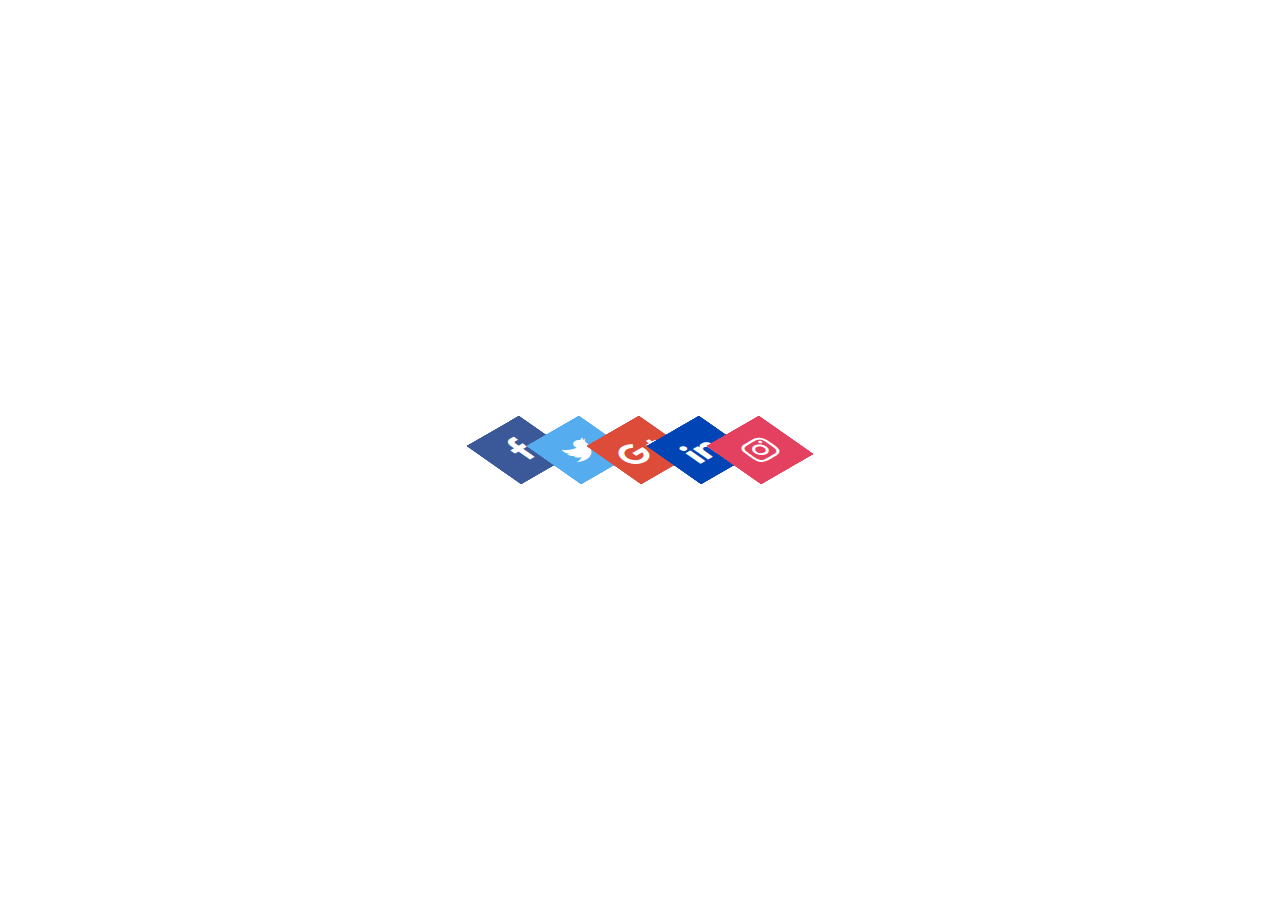
<file: _desafios_curtos/01/index.html>
<!DOCTYPE html>
<html lang="pt-br">
<head>
    <meta charset="UTF-8">
    <meta name="viewport" content="width=device-width, initial-scale=1.0">
    <meta name="descripition" content="DesafioCSS">
    <meta name="keywords" content="CSS">
    <title>Ícone de mídia social em camadas </title>
    <link rel="stylesheet" type="text/css" href="css/style.css">
    <link rel="stylesheet" href="https://stackpath.bootstrapcdn.com/font-awesome/4.7.0/css/font-awesome.min.css" integrity="sha384-wvfXpqpZZVQGK6TAh5PVlGOfQNHSoD2xbE+QkPxCAFlNEevoEH3Sl0sibVcOQVnN" crossorigin="anonymous">
</head>
<body>
    <ul>
        <li>
            <a href="#">
                <span></span>
                <span></span>
                <span></span>
                <span></span>
                <span class="fa fa-facebook" aria-hidden="true"></span>
            </a>
        </li>
        <li>
            <a href="#">
                <span></span>
                <span></span>
                <span></span>
                <span></span>
                <span class="fa fa-twitter" aria-hidden="true"></span>
            </a>
        </li>
        <li>
            <a href="#">
                <span></span>
                <span></span>
                <span></span>
                <span></span>
                <span class="fa fa-google-plus" aria-hidden="true"></span>
            </a>
        </li>
        <li>
            <a href="#">
                <span></span>
                <span></span>
                <span></span>
                <span></span>
                <span class="fa fa-linkedin" aria-hidden="true"></span>
            </a>
        </li>
        <li>
            <a href="#">
                <span></span>
                <span></span>
                <span></span>
                <span></span>
                <span class="fa fa-instagram" aria-hidden="true"></span>
            </a>
        </li>
    </ul>
</body>
</html>
</file>
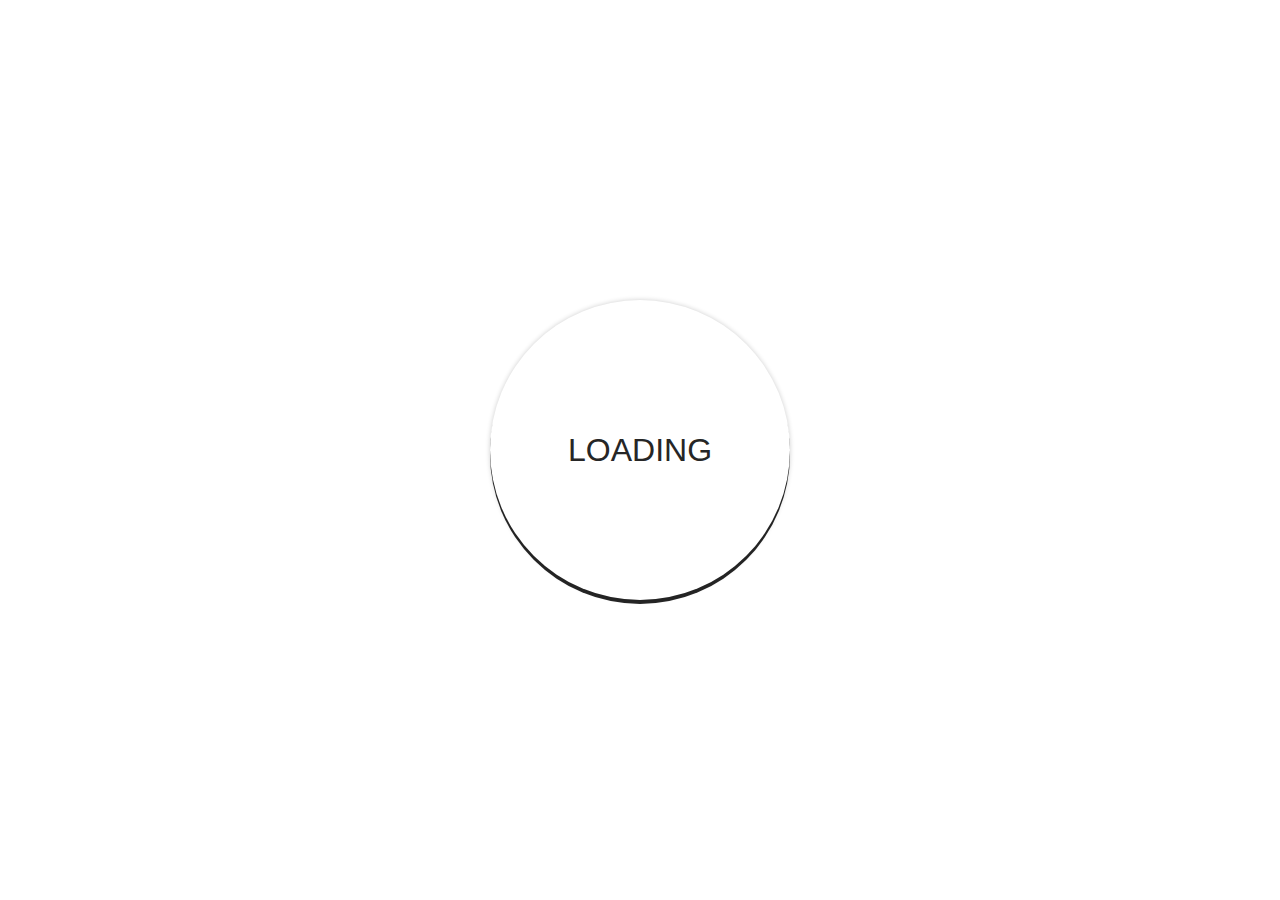
<file: _desafios_curtos/02/index.html>
<!DOCTYPE html>
<html lang="pt-br">

<head>
    <meta charset="UTF-8">
    <meta name="description" content="loader ring">
    <meta name="keywords" content="loader ring, css">
    <meta name="author" content="Meu nome completo">
    <meta name="viewport" content="width=device-width, initial-scale=1.0">
    <link rel="stylesheet" href="css/style.css">
    <title>Load project</title>
</head>

<body>
    <div class="center">
        <div class="text">LOADING</div>
        <div class="ring"></div>
    </div>
</body>

</html>
</file>
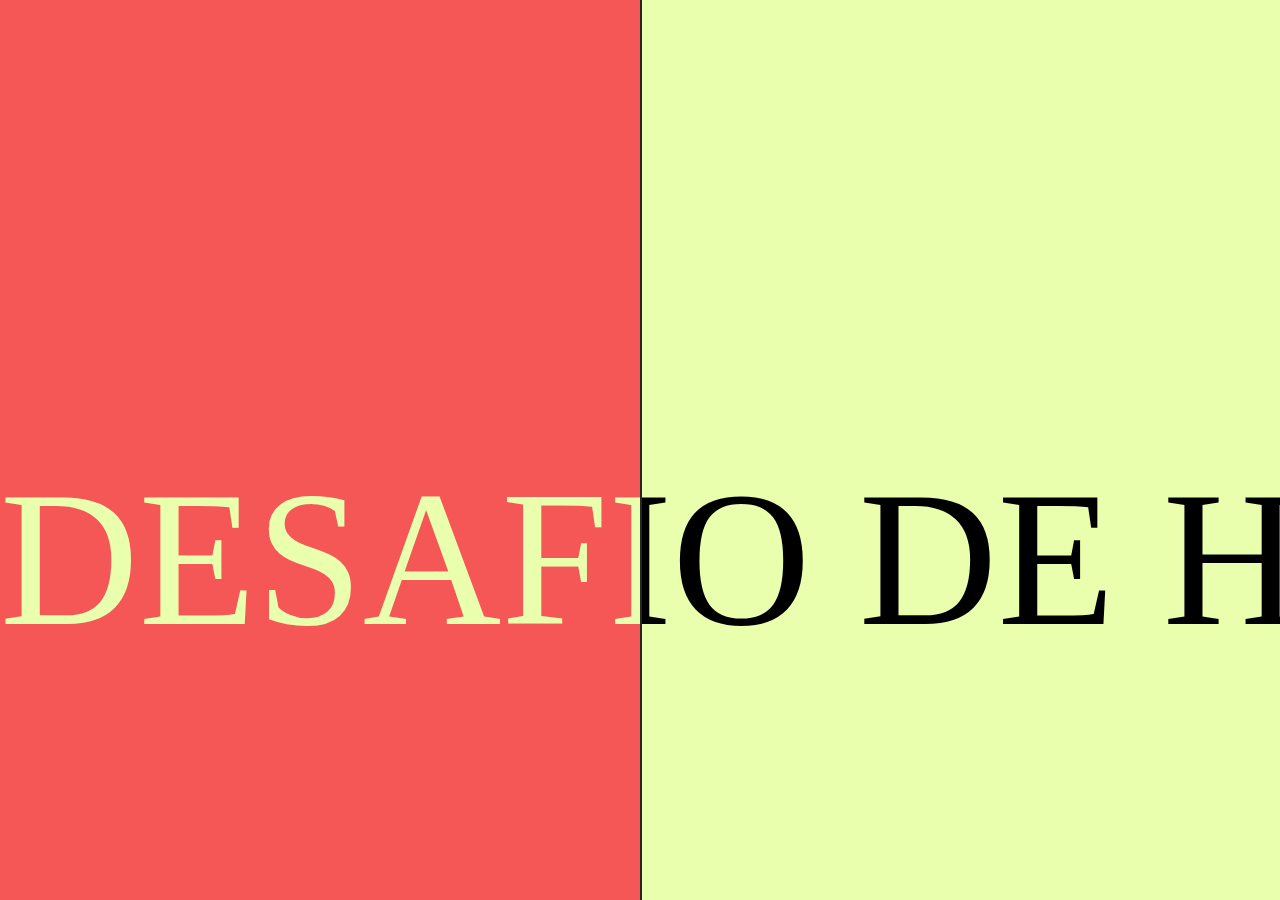
<file: _desafios_curtos/03/index.html>
<!DOCTYPE html>
<html lang="en">
<head>
    <meta charset="UTF-8">
    <meta name="viewport" content="width=device-width, initial-scale=1.0">
    <link rel="stylesheet" href="css/style.css">
    <title>Mudança de cor</title>
</head>
<body>
    <section>
        <span class="sliding">
            <span>DESAFIO</span>
            <span>DE</span>
            <span>HTML</span>
            <span>CSS</span>
            <span> - </span>
            <span>DESAFIO</span>
            <span>DE</span>
            <span>HTML</span>
            <span>CSS</span>
            <span> - </span>
        </span>
        <div class="wrapper">
            <span class="sliding">
                <span>DESAFIO</span>
                <span>DE</span>
                <span>HTML</span>
                <span>CSS</span>
                <span> - </span>
                <span>DESAFIO</span>
                <span>DE</span>
                <span>HTML</span>
                <span>CSS</span>
                <span> - </span>
            </span>    
        </div>
    </section>
</body>
</html>
</file>
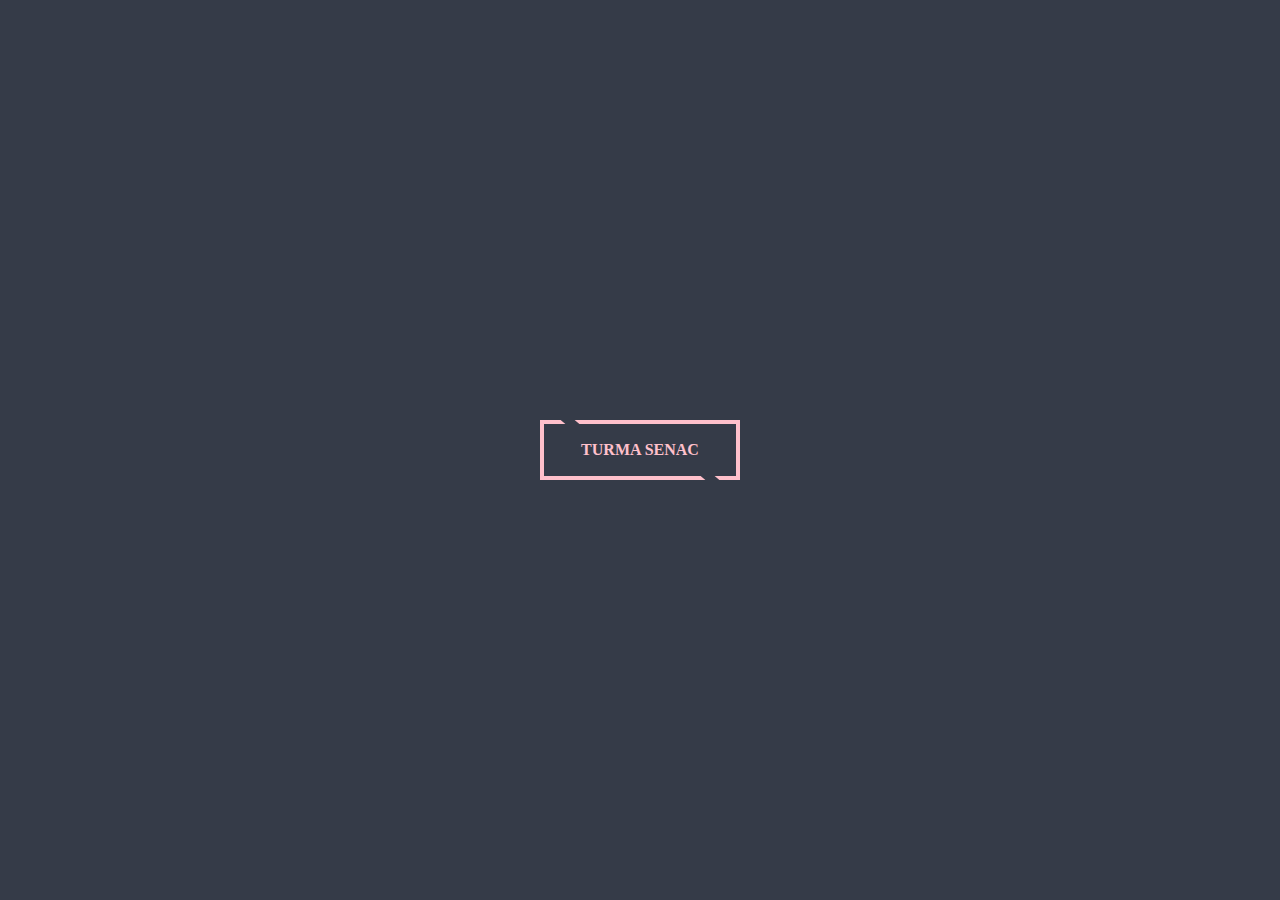
<file: _desafios_curtos/04/index.html>
<!DOCTYPE html>
<html lang="pt-br">
<head>
    <meta charset="UTF-8">
    <meta name="viewport" content="width=device-width, initial-scale=1.0">
    <link rel="stylesheet" href="css/style.css">
    <title>Efeito Hover</title>
</head>
<body>
    <button class="btn">Turma SENAC</button>
</body>
</html>
</file>
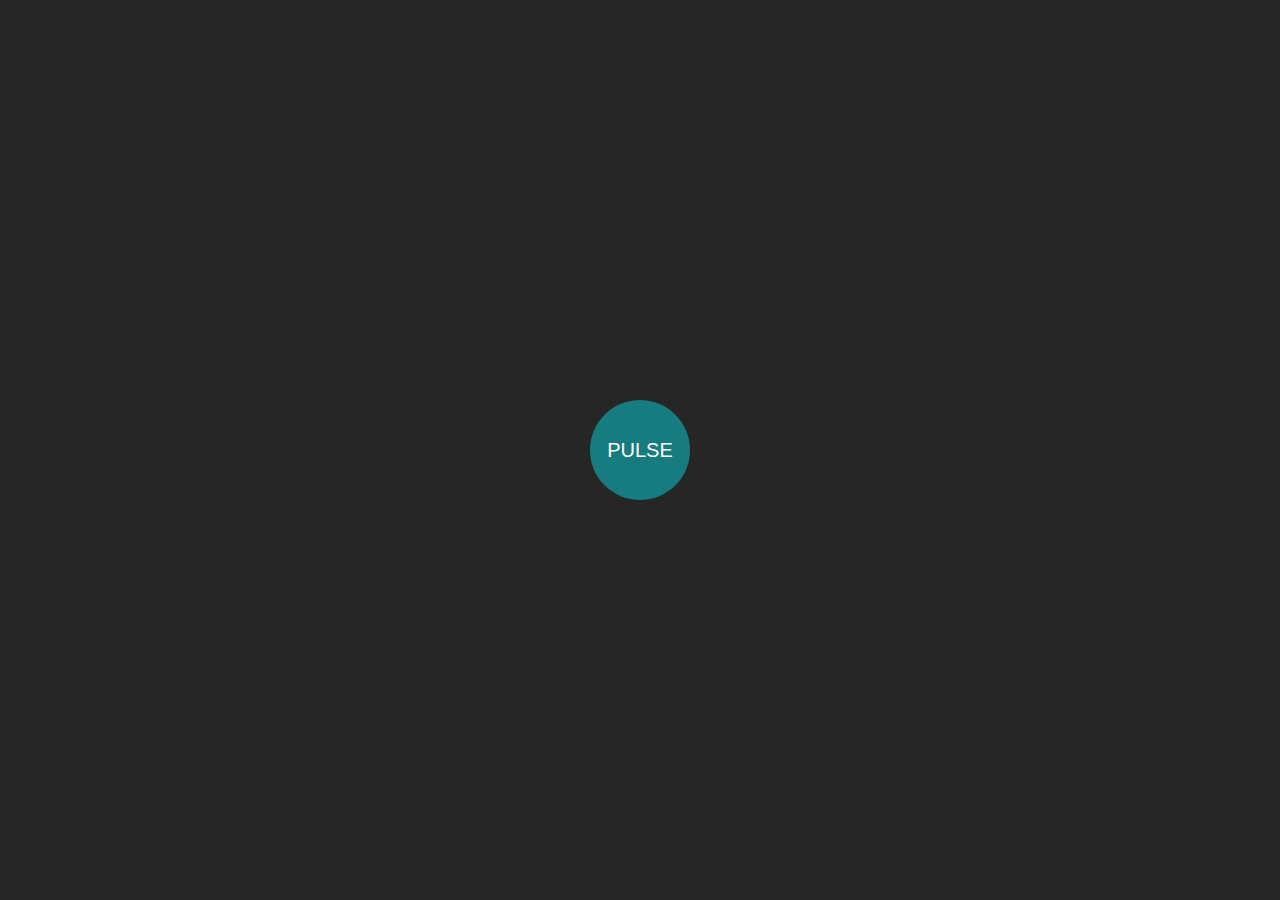
<file: _desafios_curtos/05/index.html>
<!DOCTYPE html>
<html lang="pt-br">
<head>
    <meta charset="UTF-8">
    <meta name="viewport" content="width=device-width, initial-scale=1.0">
    <link rel="stylesheet" href="css/style.css">
    <title>Efeito Pulse</title>
</head>
<body>
    <div class="center">
        <div class="pulse">Pulse</div>
    </div>
</body>
</html>
</file>
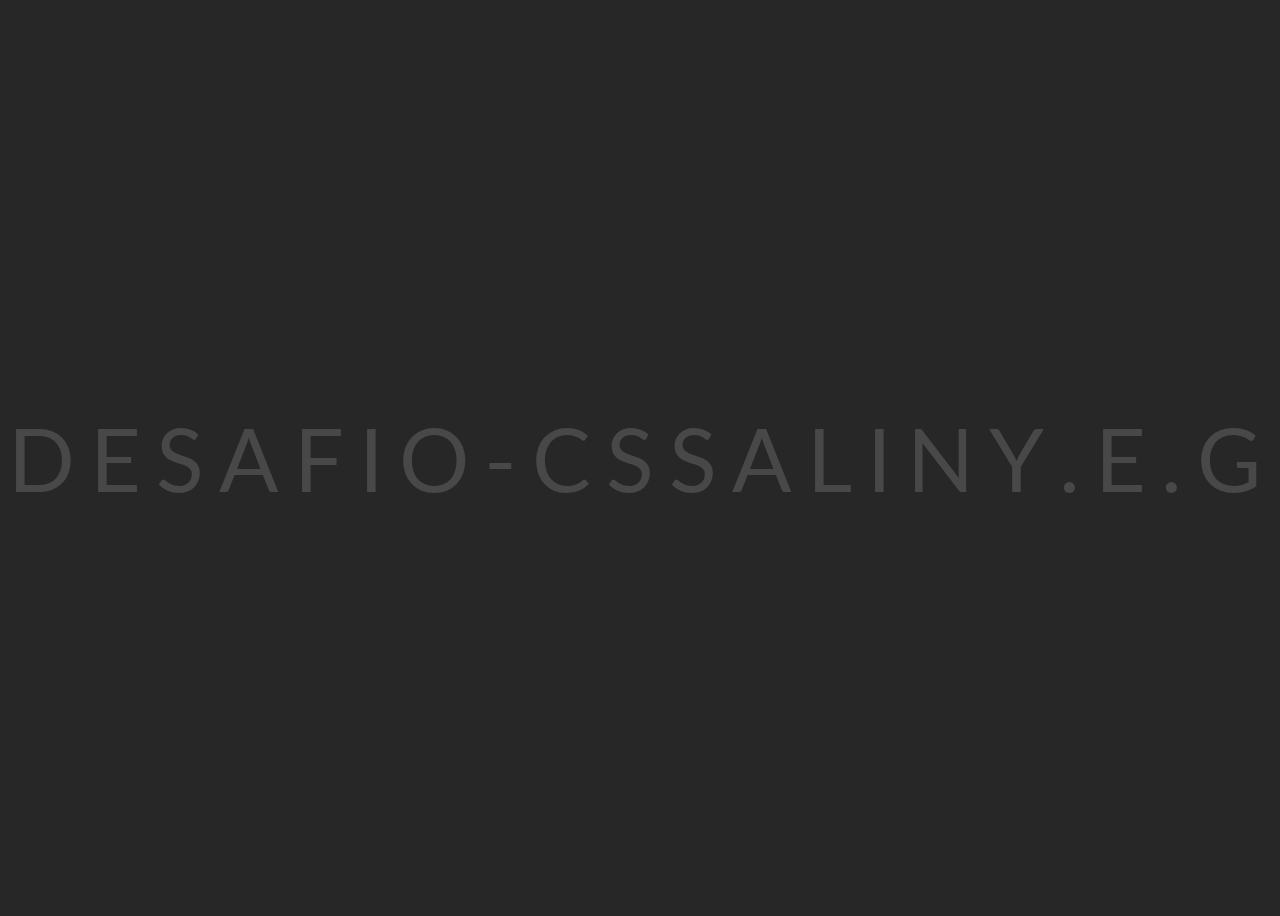
<file: _desafios_curtos/06/index.html>
<!DOCTYPE html>
<html lang="pt-br">
<head>
    <meta charset="UTF-8">
    <meta name="viewport" content="width=device-width, initial-scale=1.0">
    <link rel="stylesheet" href="css/style.css">
    <link href="https://fonts.googleapis.com/css2?family=Lato:wght@400;700&display=swap" rel="stylesheet">
    <title>Css animation</title>
</head>
<body>
    <ul>
        <li>D</li>
        <li>E</li>
        <li>S</li>
        <li>A</li>
        <li>F</li>
        <li>I</li>
        <li>O</li>
        <li>-</li>
        <li>C</li>
        <li>S</li>
        <li>S</li>
    </ul>

    <section class="alinyegui">
    <ul>
        <li>A</li>
        <li>L</li>
        <li>I</li>
        <li>N</li>
        <li>Y</li>
        <li>.</li>
        <li>E</li>
        <li>.</li>
        <li>G</li>
        <li>U</li>
        <li>I</li>
    </ul>
    </section>


</body>
</html>
</file>
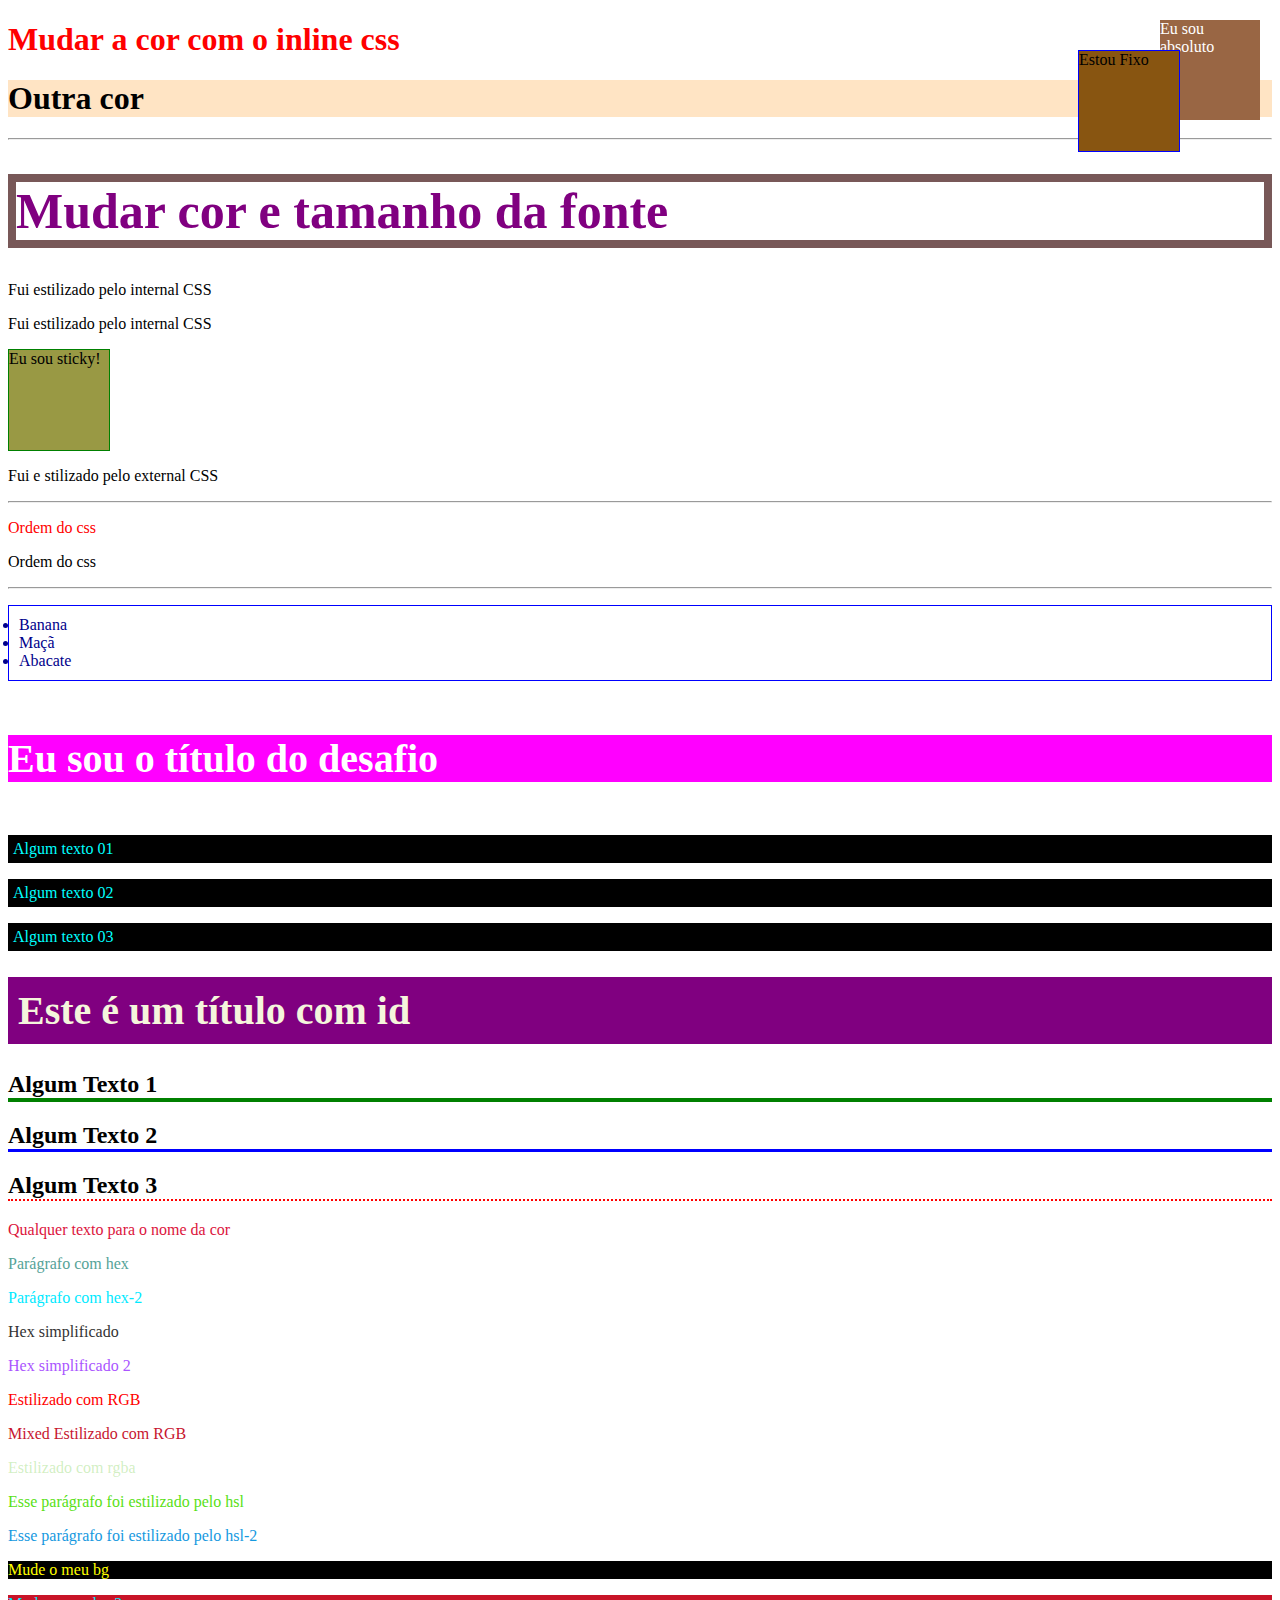
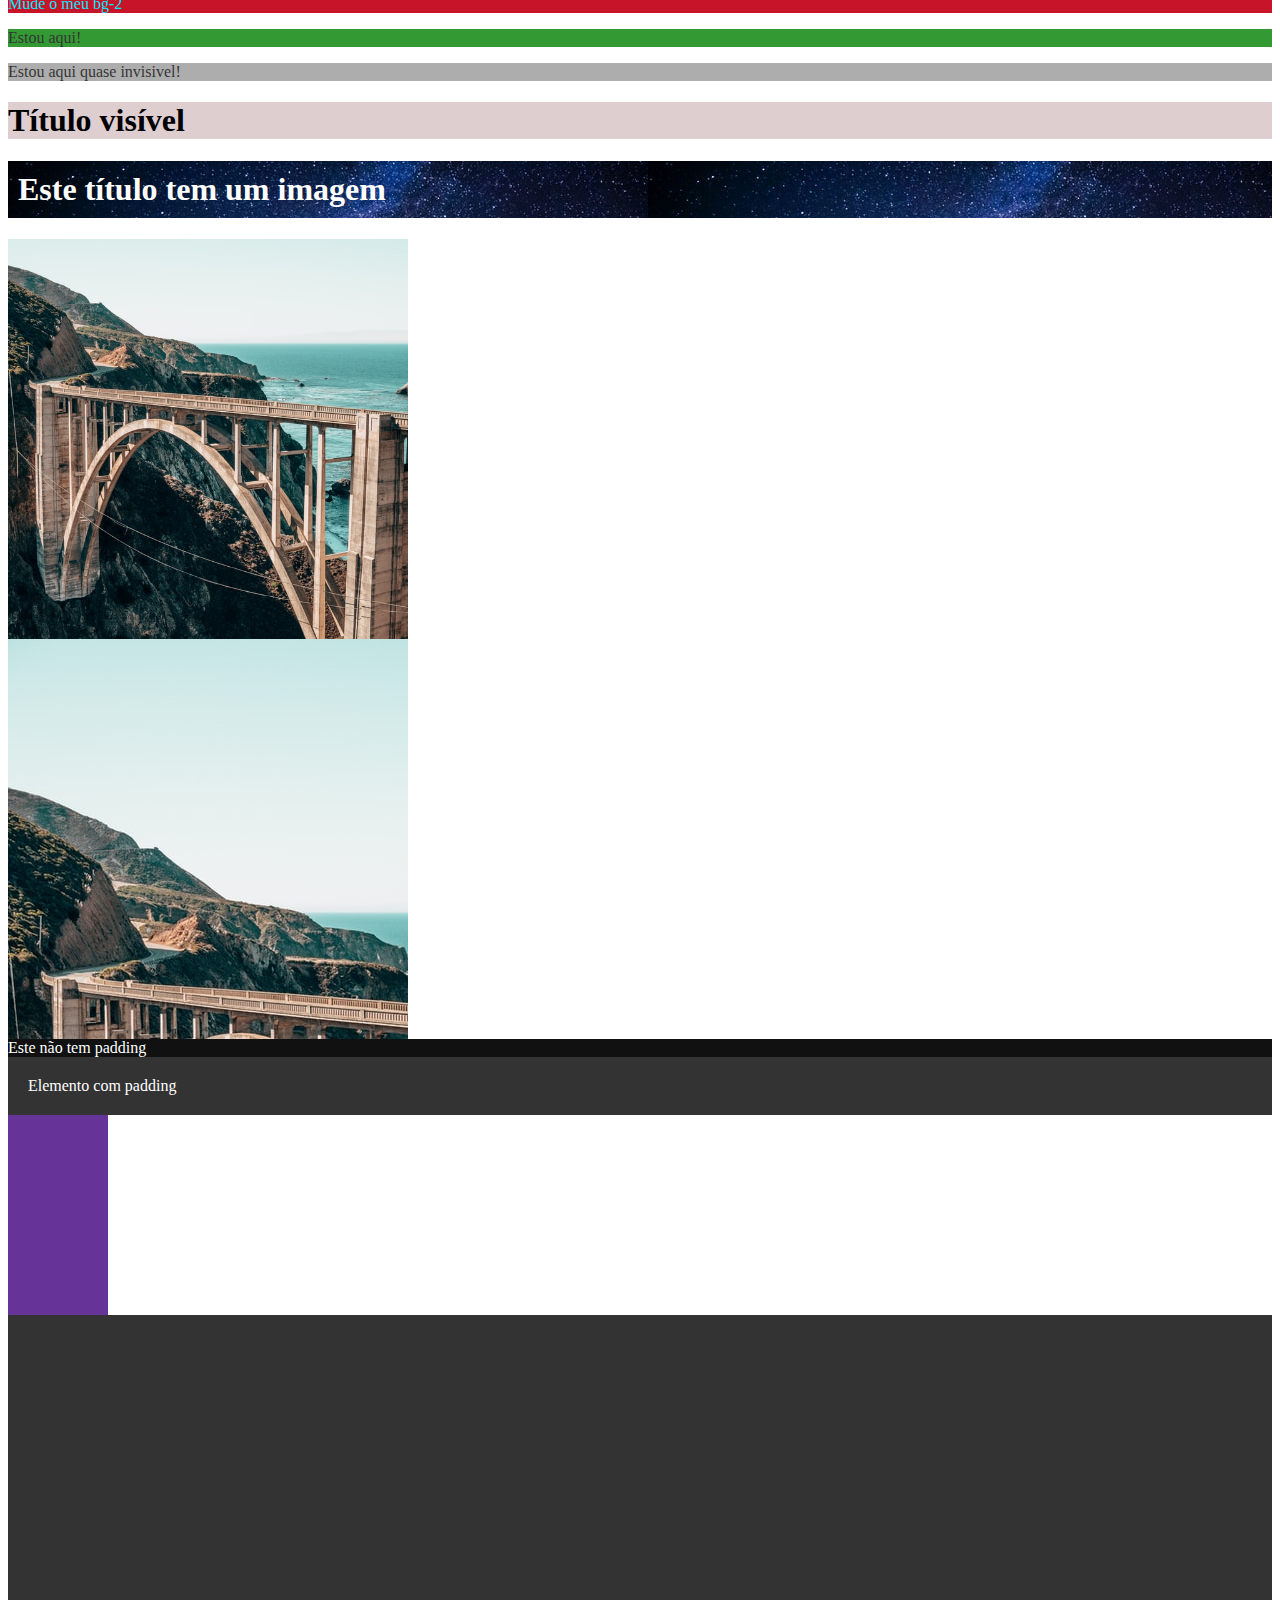
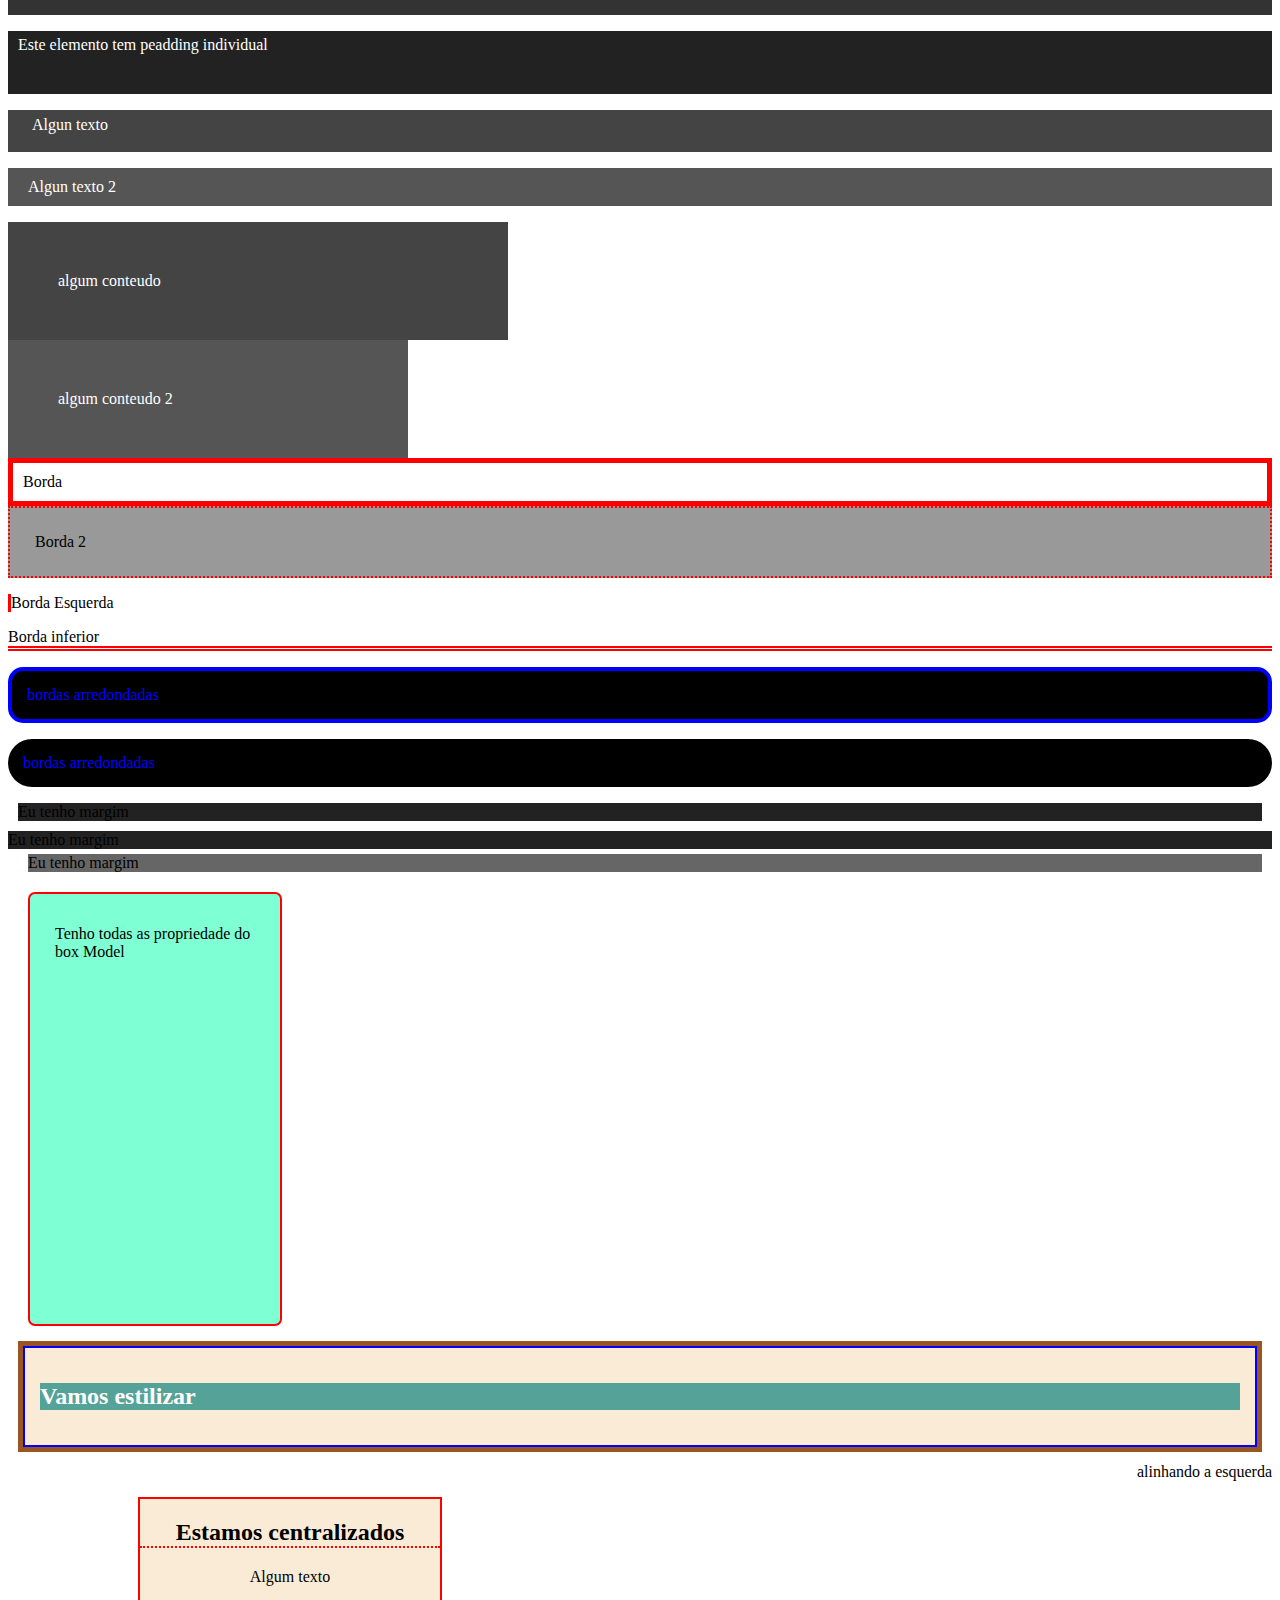
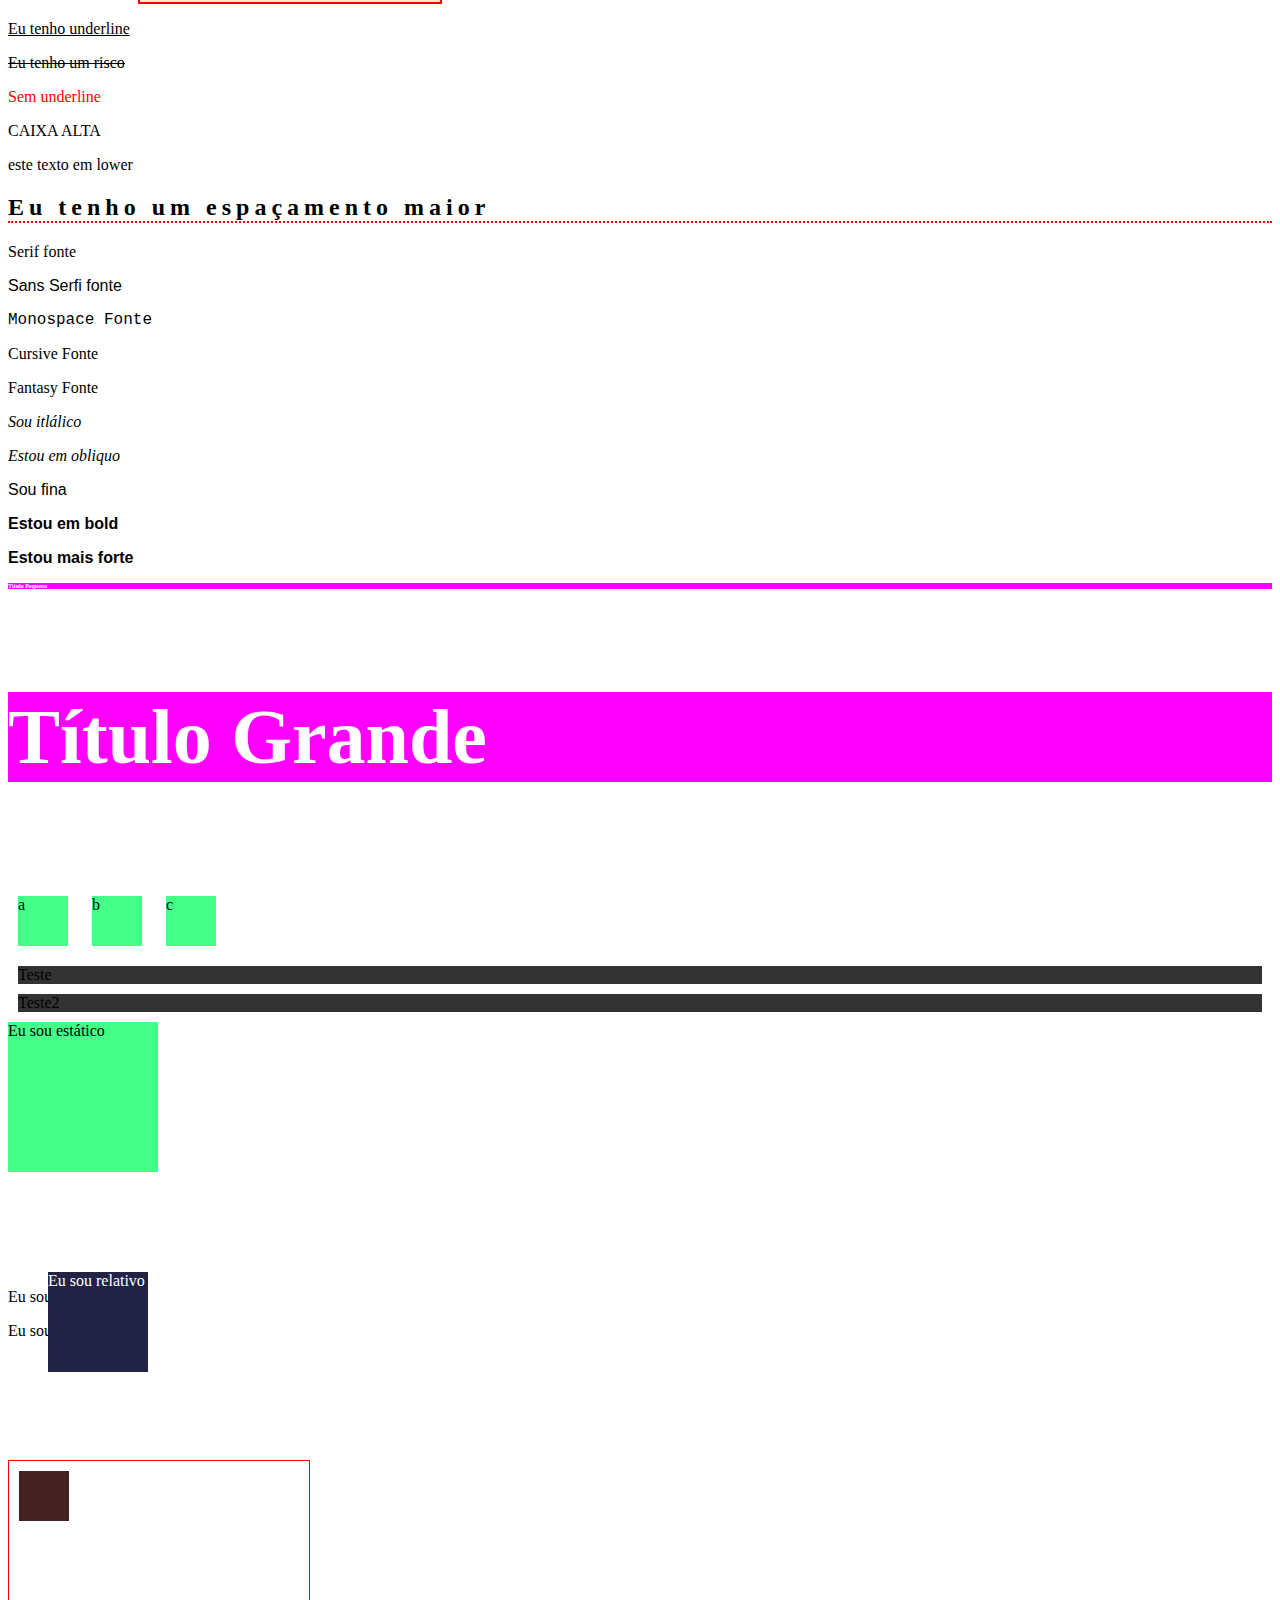
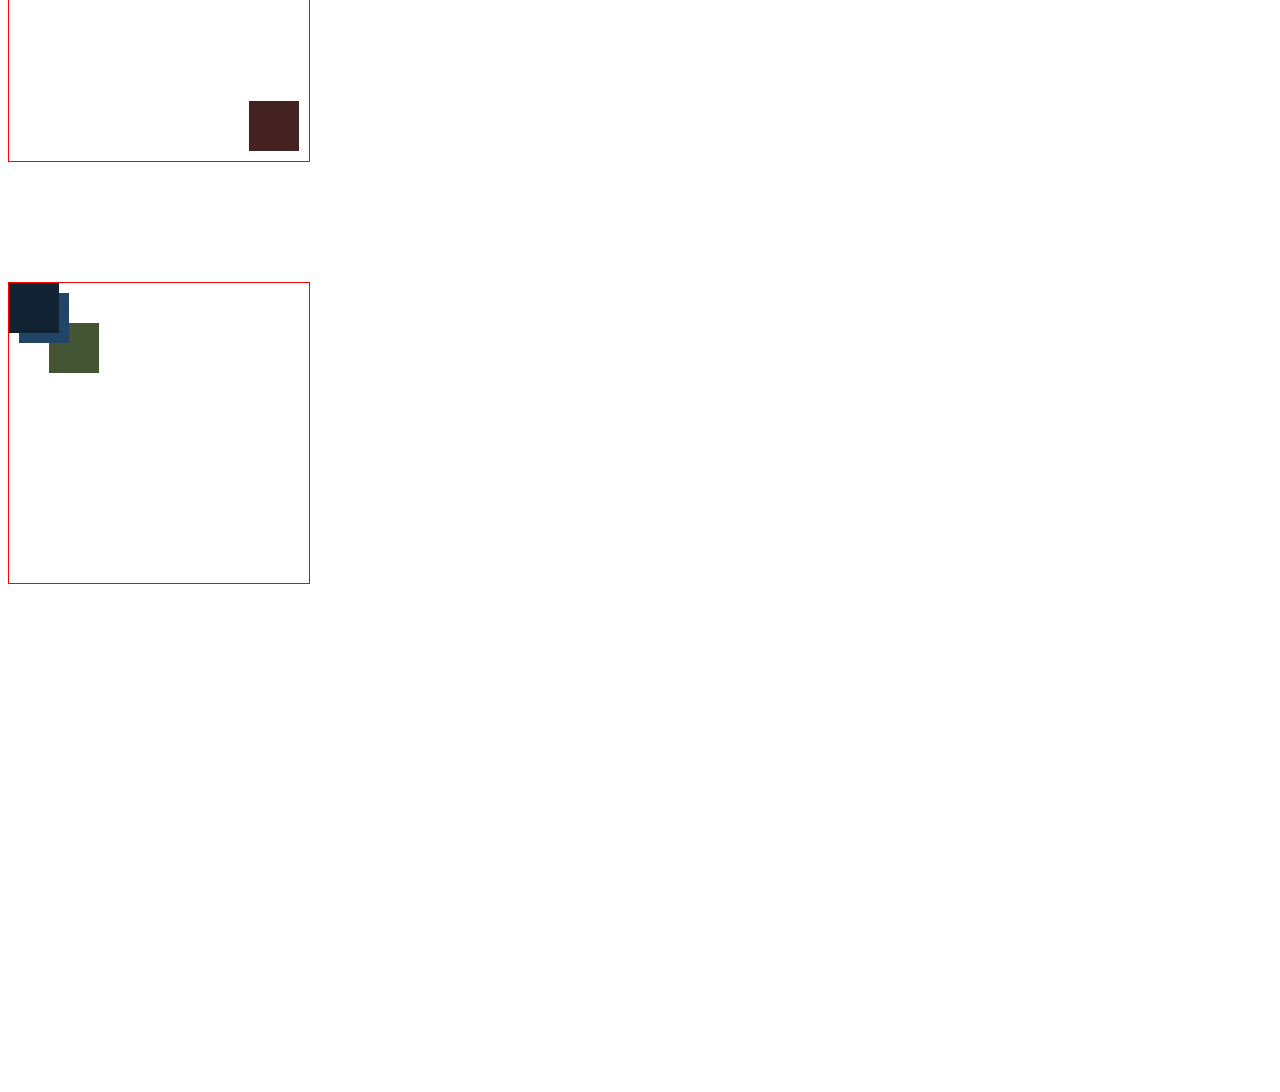
<file: _html_css_conceitos_e_projetos/02.css/index.html>
<!DOCTYPE html>
<html lang="en">
<head>
    <meta charset="UTF-8">
    <meta name="viewport" content="width=device-width, initial-scale=1.0">
    <!-- <style>
        p {
            color: green;
            font-size: 40px;
        }
    </style> -->
    <link rel="stylesheet" href="css/styles.css"> 
    <link rel="stylesheet" href="css/list.css"> 
    <link rel="stylesheet" href="css/titles.css"> 

    <title>Aprendendo CSS</title>
</head>
<body>

    <!-- 1 Inline CSS -->
    <h1 style="color: red">Mudar a cor com o inline css</h1>
    <h1 style=" background-color: bisque;">Outra cor</h1>
    <hr>
    <!-- 2 Multiplas regras -->
    <h1 style="color: purple; font-size: 50px; border: 8px solid rgb(120, 88, 88)"> Mudar cor e tamanho da fonte</h1>

    <!-- 3 Internal CSS  -->
    <p>Fui estilizado pelo internal CSS</p>
    <p>Fui estilizado pelo internal CSS</p>

<!-- 48 -->
<div class="sticky">
    <span>Eu sou sticky!</span>
</div>


    <!-- 04 External-->
    <p>Fui e stilizado pelo external CSS</p>

    <!-- 05 Ordem do CSS -->
    <hr>
    <p style="color: red">Ordem do css</p>
    <p>Ordem do css</p>
    <hr>

    <ul>
        <li>Banana</li>
        <li>Maçã</li>
        <li>Abacate</li>
    </ul>

    <!-- 07 desafio  -->
    <h4>Eu sou o título do desafio</h4>

    <!-- 08 Classes -->

    <p class="paragraph">Algum texto 01</p>
    <p class="paragraph">Algum texto 02</p>
    <p class="paragraph">Algum texto 03</p>
    <!-- p.paragraph*3 -->

    <!-- 09 ID -->

    <h1 id="exclusive-title">Este é um título com id</h1>

    <!-- 10 multiplas regras -->
    <h2 id="algum-titulo" class="titulo">Algum Texto 1</h2>
    <h2 class="titulo">Algum Texto 2</h2>
    <h2>Algum Texto 3</h2>

    <!-- 11 nome de cor -->

    <p class="color-name">Qualquer texto para o nome da cor</p>

    <!-- 12 hex -->

    <p class="hex">Parágrafo com hex</p>
    <p class="hex-2">Parágrafo com hex-2</p>

    <!-- 13 Aprofundando hex -->

    <p class="simple-hex">Hex simplificado</p>
    <p class="simple-hex-2">Hex simplificado 2</p>

    <!-- 14 RGB -->

    <p class="rgb">Estilizado com RGB</p>
    <p class="mixed-rgb">Mixed Estilizado com RGB</p>

    <!-- 15 RGBA -->
    <p class="rgba">Estilizado com rgba </p>

    <!-- 16 hsl   -->
    <p class="hsl">Esse parágrafo foi estilizado pelo hsl</p>
    <p class="hsl-2">Esse parágrafo foi estilizado pelo hsl-2</p>

    <!-- 17 background color -->

    <p class="bg">Mude o meu bg</p>
    <p class="bg-2">Mude o meu bg-2</p>

    <!-- 18 opacidade bg -->

    <!-- div.bgopacity>p -->
    <div class="bg-opacity">
        <p>Estou aqui!</p>
    </div> 
    <div class="bg-opacity-2">
        <p>Estou aqui quase invisivel!</p>
    </div> 
    <!-- 19  RGB com opacidade -->
    <!-- div.rgba-opacity>h1 -->
    <div class="rgba-opacity">
        <h1>Título visível</h1>
    </div>

    <!-- 20 bg img -->

    <h1 class="bg-image">Este título tem um imagem</h1>

    <!-- 21 centralizar img no bg -->
    <div class="centered-bg"></div>
    <div class="not-centered-bg"></div>

<!-- 22 largura e altura -->

<div class="without-padding">Este não tem padding</div>

<div class="padding">Elemento com padding</div>

<!-- 23 - largura e altura -->

<div class="height1"></div>
<div class="height2"></div>

<!-- 24 padding individual -->

<p class="padding-individual">Este elemento tem peadding individual</p>

<!-- 25 shorthand padding -->

<p class="shortpad">Algun texto</p>
<p class="shortpad-2">Algun texto 2</p>

<!-- 26 -->
<div class="w-border-box">algum conteudo</div>
<div class="border-box">algum conteudo 2</div>

<!-- 27 bordas -->

<div class="border">Borda</div>
<div class="border2">Borda 2</div>
<!-- 28 bordas individuais -->

<p class="border-esquerda">Borda Esquerda</p>
<p class="border-abaixo">Borda inferior</p>

<!-- 29 bordas arredondas -->

<p class="arredondadas">bordas arredondadas </p>
<p class="arredondadas-2">bordas arredondadas </p>

<!-- 30 -->
<div class="margin">Eu tenho margim</div>
<div class="margin-2">Eu tenho margim</div>
<div class="margin-3">Eu tenho margim</div>

<!-- 31 -->

<div class="box-model">
    <p>Tenho todas as propriedade do box Model</p>
</div>

<!-- 32 DESAFIO -->

<div id="box-model-desafio">
    <h2 class="desafio-title">Vamos estilizar</h2>
</div>

<!-- 33 -->
<p class="text-aligned">alinhando a esquerda</p>

<div class="container-center">
    <h2>Estamos centralizados</h2>
    <p>Algum texto</p>
</div>

<!-- 34 -->
<p class="underline">Eu tenho underline</p>
<p class="line-trough">Eu tenho um risco</p>
<a href="#" class="remover-underline">Sem underline</a>

<!-- 35 -->
<p class="upper">Caixa alta</p>
<p class="lower">ESTE TEXTO EM LOWER</p>

<!-- 36 -->
<h2 class="spacing">Eu tenho um espaçamento maior</h2>

<!-- 37 -->

<p class="serif">Serif fonte</p>
<p class="sans-serfi">Sans Serfi fonte</p>
<p class="monospace">Monospace Fonte</p>
<p class="cursive">Cursive Fonte</p>
<p class="fantasy">Fantasy Fonte</p>

<!-- 38 -->
<p class="italic">Sou itlálico</p>
<p class="oblique">Estou em obliquo</p>

<!-- 39 -->
<p class="thin">Sou fina</p>
<p class="bold">Estou em bold</p>
<p class="bolder">Estou mais forte  </p>

<!-- 40 -->

<h4 class="small">Título Pequeno</h4>
<h4 class="big">Título Grande</h4>

<!-- 41  -->
<div class="inline-box">a</div>
<div class="inline-box">b</div>
<div class="inline-box">c</div>

<span class="block">Teste</span>
<span class="block">Teste2</span>

<!-- 42 -->
<p class="invisible">Me encontre se puder</p>

<!-- 43 -->
<div class="static"><span>Eu sou estático</span></div>

<!-- 44 -->
<div class="relative"><span>Eu sou relativo</span></div>
<p>Eu sou um parágrafo</p>

<!-- 45 -->
<div class="absolute">
    <span>Eu sou absoluto</span>
</div>
<p>Eu sou um parágrafo</p>

<!-- 46 -->
<div class="relative-container">
    <div class="absolute-1"></div>
    <div class="absolute-2"></div>
</div>

<!-- 47 -->
<div class="fixed">
    <span>Estou Fixo</span>
</div>

<!-- 49 -->
<div class="relative-container">
    <div class="absolute-3"></div>
    <div class="absolute-4"></div>
    <div class="absolute-5"></div>
</div>

</body>
</html>
</file>
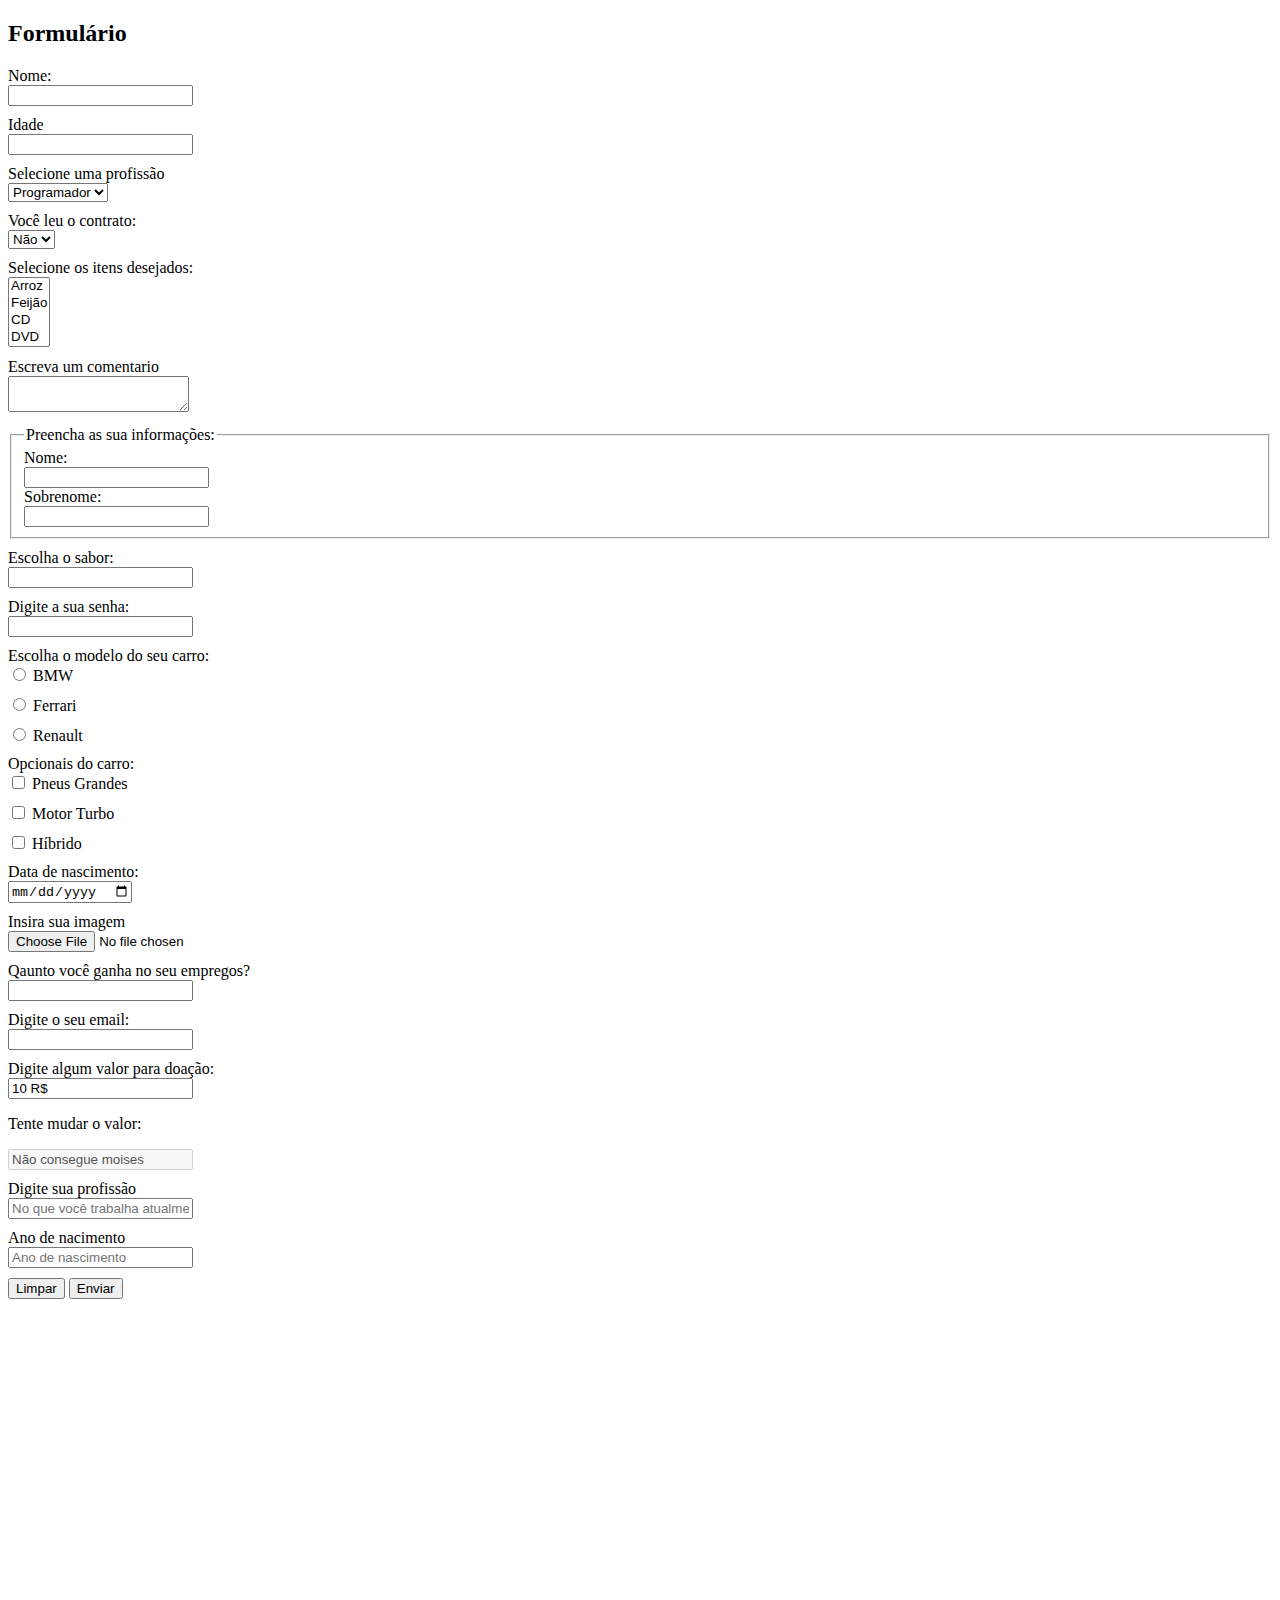
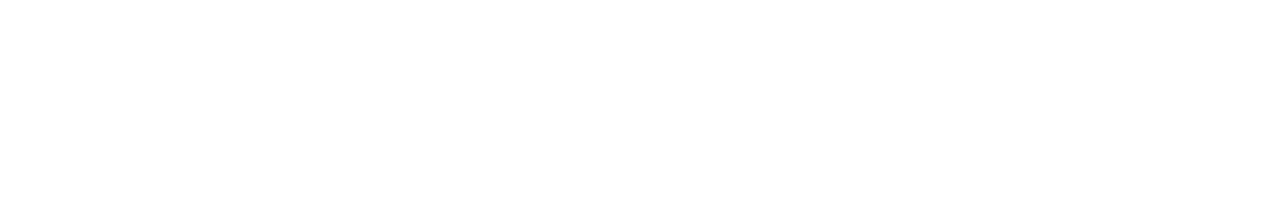
<file: _html_css_conceitos_e_projetos/03.formularios/index.html>
<!DOCTYPE html>
<html lang="pt-br">
<head>
    <meta charset="UTF-8">
    <meta name="viewport" content="width=device-width, initial-scale=1.0">
    <link rel="stylesheet" href="css/style.css">
    <title>Formulário</title>
</head>
<body>
    <!-- 1 e 2 Criando e atribuindo formlario -->
    <h2>Formulário</h2>
    <form action="register.php" method="get">
        <div>
            <!-- 03 NAME -->
            <label>Nome:</label>
            <input type="text">
        </div>
     <!--04 atributo label  -->
        <div>
            <label for="age">Idade</label>
            <input type="text" name="age">
        </div>
        <!-- 06 -->
        <div >
            <label for="job">Selecione uma profissão</label>
            <select name="job">
                <option value="programador">Programador</option>
                <option value="tester">tester</option>
                <option value="devops">DevOps</option>
            </select>
        </div>
        <!-- 07 -->
        <div>
            <label for="contract">Você leu o contrato:</label>
            <select name="contract" >
                <option value="sim">Sim</option>
                <option value="nao" selected>Não</option>   
            </select>
        </div>
        <!-- 08 -->
        <div>
            <label for="items">Selecione os itens desejados:</label>
            <select name="items" multiple>
                <option value="arroz">Arroz</option>
                <option value="feijao">Feijão</option>
                <option value="cd">CD</option>
                <option value="dvd">DVD</option>
            </select>
        </div>
        <!-- 09 -->
        <div>
            <label for="comment">Escreva um comentario </label>
            <textarea name="comment"></textarea>
        </div>
        <!-- 10 -->
        <div>
            <fieldset>
                <legend>Preencha as sua informações: </legend>
                <label for="firstname">Nome:</label>
                <input type="text" name="firstname">
                <label for="lastname">Sobrenome:</label>
                <input type="text" name="lastname">
            </fieldset>
        </div>  
        <!-- 11 -->
        <div>
            <label for="flavor">Escolha o sabor:</label>
            <input type="text" list="flavors" name="flavor">

            <datalist id="flavors">
                <option value="Cereja"></option>
                <option value="Morango"></option>
                <option value="Abacate"></option>
                <option value="Chocolate"></option>
            </datalist>
        </div>
        <!-- 12 -->
        <div>
            <label for="password">Digite a sua senha:</label>
            <input type="password" name="password">
        </div>
        <!-- 14 -->
        <div>
            <label for="car_model">Escolha o modelo do seu carro:</label>
            <div class="radio">
                <input type="radio" value="bmw" name="car_model">
                <label for="bmw">BMW</label>
            </div>
            <div class="radio">
                <input type="radio" value="ferrari" name="car_model">
                <label for="ferrari">Ferrari</label>
            </div>
            <div class="radio">
                <input type="radio" value="renault" name="car_model">
                <label for="renault">Renault</label>
            </div>
        </div>
        <!-- 15 -->
        <div>
            <label for="optionals">Opcionais do carro:</label>
            <div class="radio">
                <input type="checkbox" name="optionals[]" value="big_tires">
                <label for="big_tires">Pneus Grandes</label>
            </div>
            <div class="radio">
                <input type="checkbox" name="optionals[]" value="turbo_engine">
                <label for="turbo_engine">Motor Turbo</label>
            </div>
            <div class="radio">
                <input type="checkbox" name="optionals[]" value="hybrid">
                <label for="hybrid">Híbrido</label>
            </div>
        </div>
        <!-- 16 -->
        <div>
            <label for="birthday">Data de nascimento:</label>
            <input type="date" name="birthday">
        </div>
        <!-- 17 -->
        <div>
            <label for="image">Insira sua imagem</label>
            <input type="file" name="image">
        </div>
        <!-- 18 -->
        <div>
            <label for="salary">Qaunto você ganha no seu empregos?</label>
            <input type="number" name="salary">
        </div>
        <!-- 19 -->
        <div>
            <label for="email">Digite o seu email:</label>
            <input type="email" name="email">
        </div>
        <!-- 20 -->
        <div>
            <label for="value">Digite algum valor para doação:</label>
            <input type="text" value="10 R$" name="value">
        </div>
        <!-- 21 -->
        <div>
            <p>Tente mudar o valor:</p>
            <input type="text" value="Não consegue moises" disabled>
        </div>
        <!-- 22 -->
        <div>
            <label for="currentjob">Digite sua profissão</label>
            <input type="text" name="currentjob" placeholder="No que você trabalha atualmente">
        </div>
        <!-- 23 -->     
        <div>
            <label for="birthday"> Ano de nacimento</label>
            <input type="text" placeholder="Ano de nascimento" required>
        </div>
        <!-- 13 Resetar -->
        <input type="reset" value="Limpar">
        <!-- 05 envio -->
        <input type="submit" value="Enviar">
    </form>


<!--  -->
    
</body>
</html>
</file>
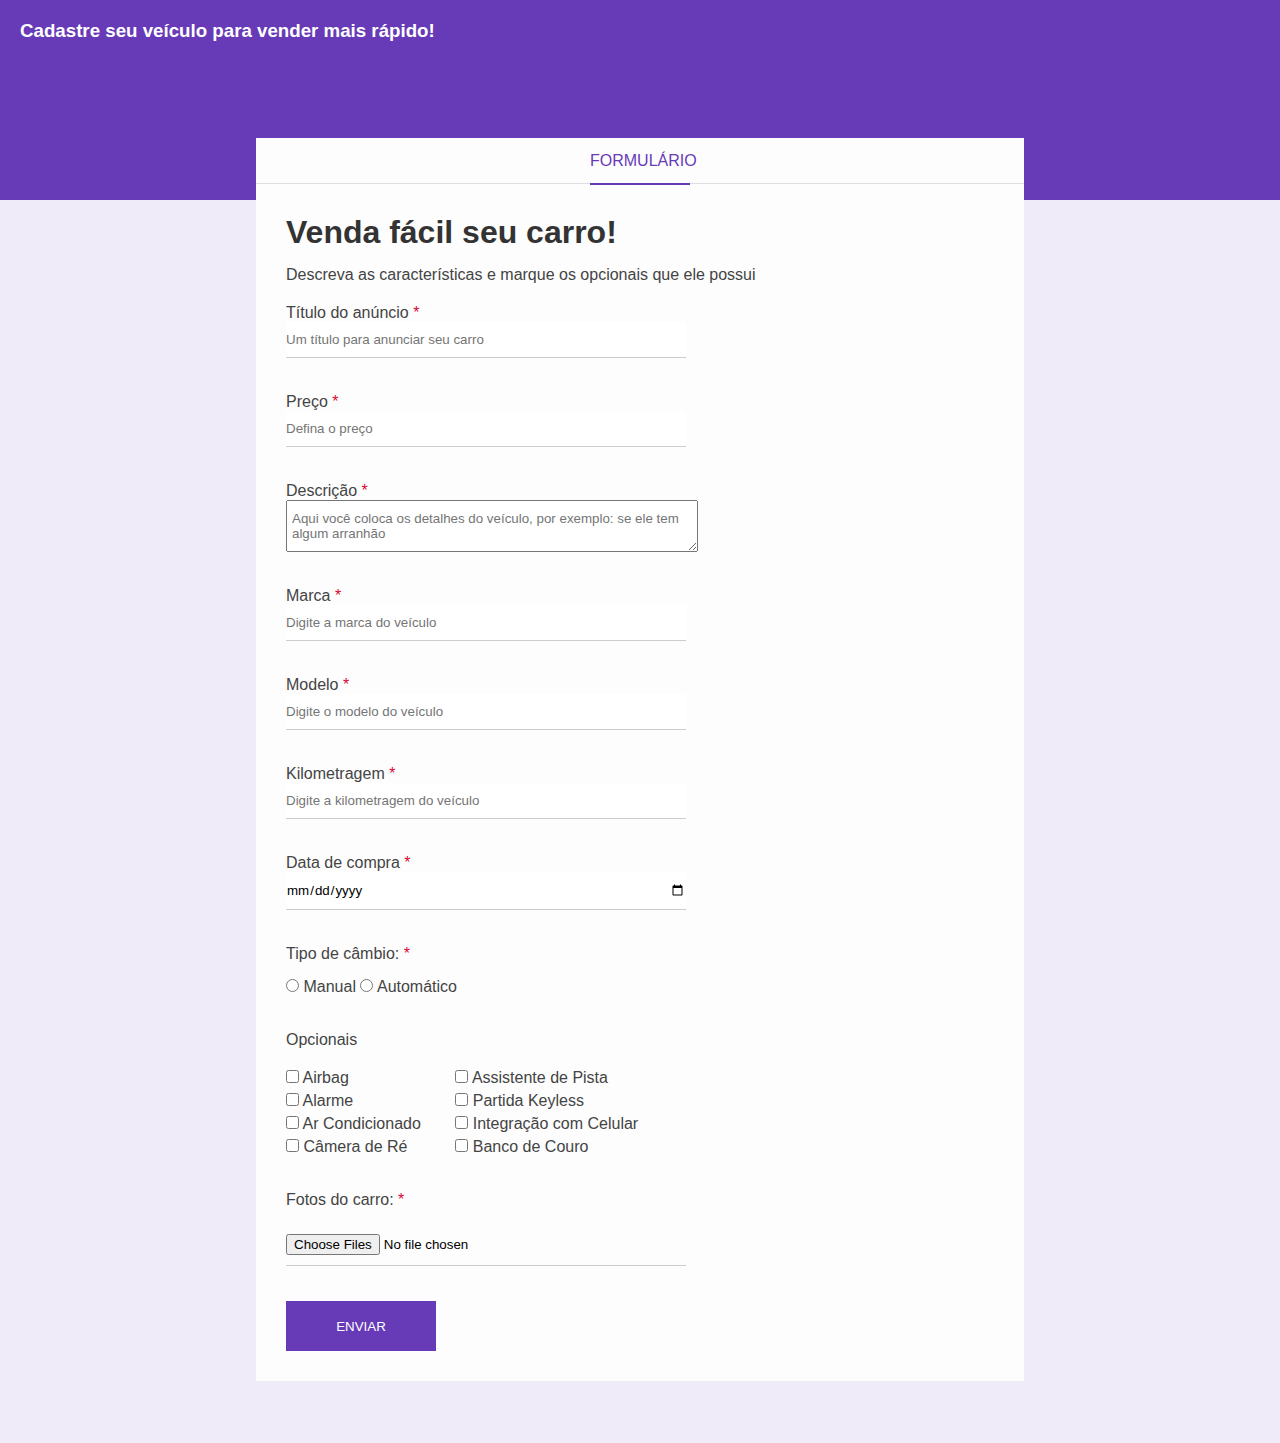
<file: _html_css_conceitos_e_projetos/04_proj_formulario/index.html>
<!DOCTYPE html>
<html lang="pt-br">
  <head>
    <meta charset="UTF-8" />
    <meta http-equiv="X-UA-Compatible" content="IE=edge" />
    <meta name="viewport" content="width=device-width, initial-scale=1.0" />
    <title>Venda seu carro</title>
    <link rel="stylesheet" href="css/style.css" />
  </head>
  <body>
    <div class="container">
      <div class="header">
        <h3>Cadastre seu veículo para vender mais rápido!</h3>
      </div>
      <div class="form-container">
        <div class="form-header">
          <p>Formulário</p>
        </div>
        <div class="form-body">
          <h1 class="form-title">Venda fácil seu carro!</h1>
          <p>
            Descreva as características e marque os opcionais que ele possui
          </p>
          <form>
            <div class="box-input">
              <label for="title"
                >Título do anúncio <span class="required-field">*</span></label
              >
              <input
                type="text"
                name="title"
                id="title"
                class="block"
                placeholder="Um título para anunciar seu carro"
                minlength="1"
                maxlength="30"
                required
              />
            </div>
            <div class="box-input">
              <label for="price"
                >Preço <span class="required-field">*</span></label
              >
              <input
                type="number"
                name="price"
                id="price"
                class="block"
                placeholder="Defina o preço"
                required
              />
            </div>
            <div class="box-input">
              <label for="description"
                >Descrição <span class="required-field">*</span></label
              >
              <textarea
                name="description"
                id="description"
                class="block"
                placeholder="Aqui você coloca os detalhes do veículo, por exemplo: se ele tem algum arranhão"
              ></textarea>
            </div>
            <div class="box-input">
              <label for="brand"
                >Marca <span class="required-field">*</span></label
              >
              <input
                type="text"
                name="brand"
                id="brand"
                class="block"
                placeholder="Digite a marca do veículo"
                required
              />
            </div>
            <div class="box-input">
              <label for="model"
                >Modelo <span class="required-field">*</span></label
              >
              <input
                type="text"
                name="model"
                id="model"
                class="block"
                placeholder="Digite o modelo do veículo"
                required
              />
            </div>
            <div class="box-input">
              <label for="mileage"
                >Kilometragem <span class="required-field">*</span></label
              >
              <input
                type="number"
                name="mileage"
                id="mileage"
                class="block"
                placeholder="Digite a kilometragem do veículo"
                required
              />
            </div>
            <div class="box-input">
              <label for="purchase_date"
                >Data de compra <span class="required-field">*</span></label
              >
              <input
                type="date"
                name="purchase_date"
                id="purchase_date"
                class="block"
                required
              />
            </div>
            <div class="box-input">
              <p>Tipo de câmbio: <span class="required-field">*</span></p>
              <input type="radio" id="manual" name="gear" />
              <label for="manual">Manual</label>
              <input type="radio" id="auto" name="gear" />
              <label for="auto">Automático</label>
            </div>
            <div class="optional-box">
              <p>Opcionais</p>
              <ul class="optional-list">
                <li>
                  <input
                    type="checkbox"
                    id="airbag"
                    name="optional[]"
                    value="airbag"
                  />
                  <label for="airbag">Airbag</label>
                </li>
                <li>
                  <input
                    type="checkbox"
                    id="alarm"
                    name="optional[]"
                    value="alarm"
                  />
                  <label for="alarm">Alarme</label>
                </li>
                <li>
                  <input type="checkbox" id="ac" name="optional[]" value="ac" />
                  <label for="ac">Ar Condicionado</label>
                </li>
                <li>
                  <input
                    type="checkbox"
                    id="reverse_camera"
                    name="optional[]"
                    value="reverse_camera"
                  />
                  <label for="reverse_camera">Câmera de Ré</label>
                </li>
              </ul>
            </div>
            <div class="optional-box">
              <ul class="optional-list">
                <li>
                  <input
                    type="checkbox"
                    id="lane_assist"
                    name="optional[]"
                    value="lane_assist"
                  />
                  <label for="lane_assist">Assistente de Pista</label>
                </li>
                <li>
                  <input
                    type="checkbox"
                    id="keyless"
                    name="optional[]"
                    value="keyless"
                  />
                  <label for="keyless">Partida Keyless</label>
                </li>
                <li>
                  <input
                    type="checkbox"
                    id="smartphone"
                    name="optional[]"
                    value="smartphone"
                  />
                  <label for="smartphone">Integração com Celular</label>
                </li>
                <li>
                  <input
                    type="checkbox"
                    id="leather_seat"
                    name="optional[]"
                    value="leather_seat"
                  />
                  <label for="leather_seat">Banco de Couro</label>
                </li>
              </ul>
            </div>
            <div class="box-input">
              <p>Fotos do carro: <span class="required-field">*</span></p>
              <input
                type="file"
                multiple
                accept="image/png, image/jpg"
                id="images"
                name="images"
                required
              />
            </div>
            <input type="submit" value="Enviar" class="btn-submit" />
          </form>
        </div>
      </div>
    </div>
  </body>
</html>
</file>
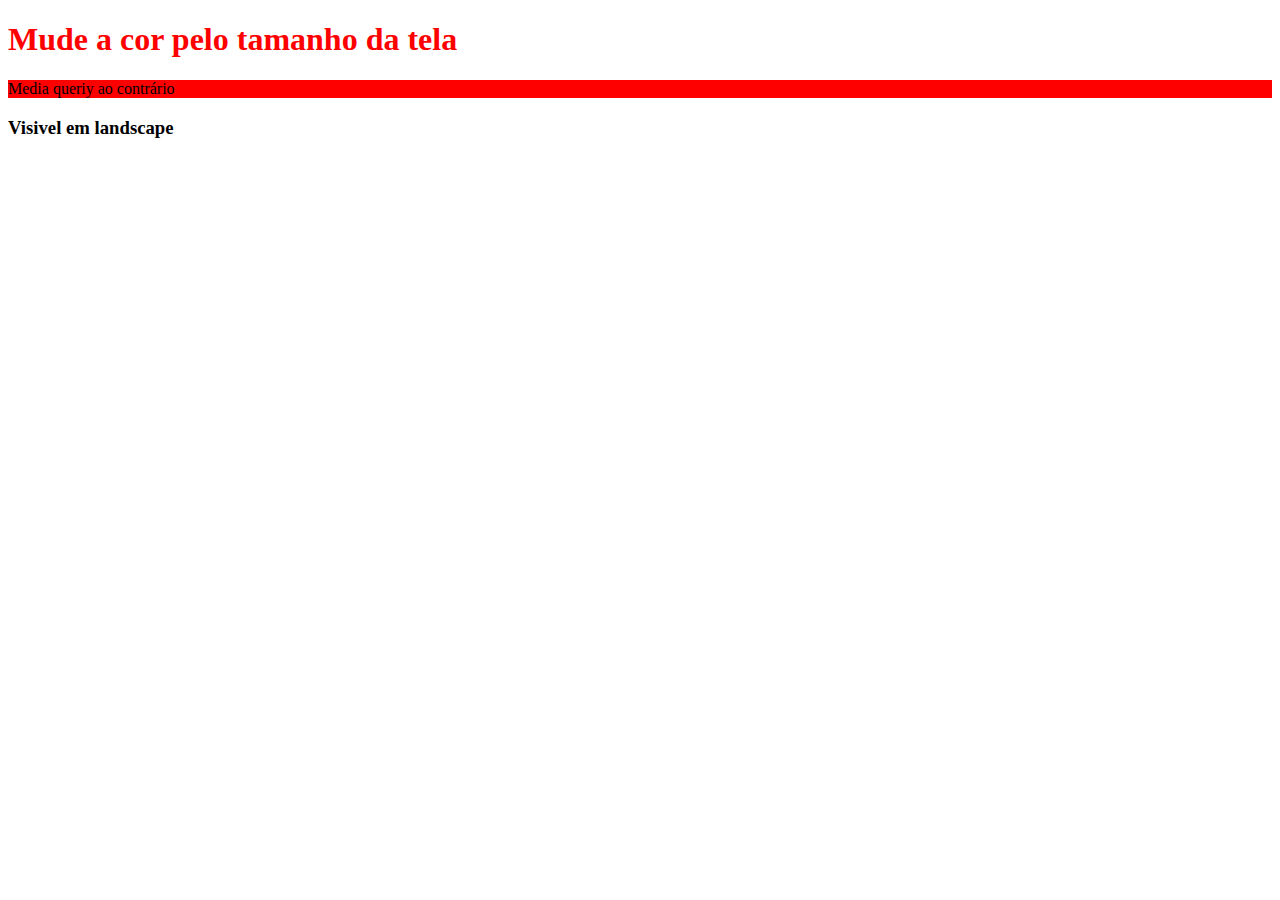
<file: _html_css_conceitos_e_projetos/05_resp/index.html>
<!DOCTYPE html>
<html lang="en">
<head>
    <meta charset="UTF-8">
    <!-- tag de responsividade -->
    <meta name="viewport" content="width=device-width, initial-scale=1.0">
    <link rel="stylesheet" href="css/style.css">
    <title>Document</title>
</head>
<body>
    <!-- 02 Media query -->
    <h1> Mude a cor pelo tamanho da tela</h1>
    <!-- 03 -->
    <p>Media queriy ao contrário</p>

    <!-- 04 -->
    <h3> Visivel em landscape</h3>
    
</body>
</html>
</file>
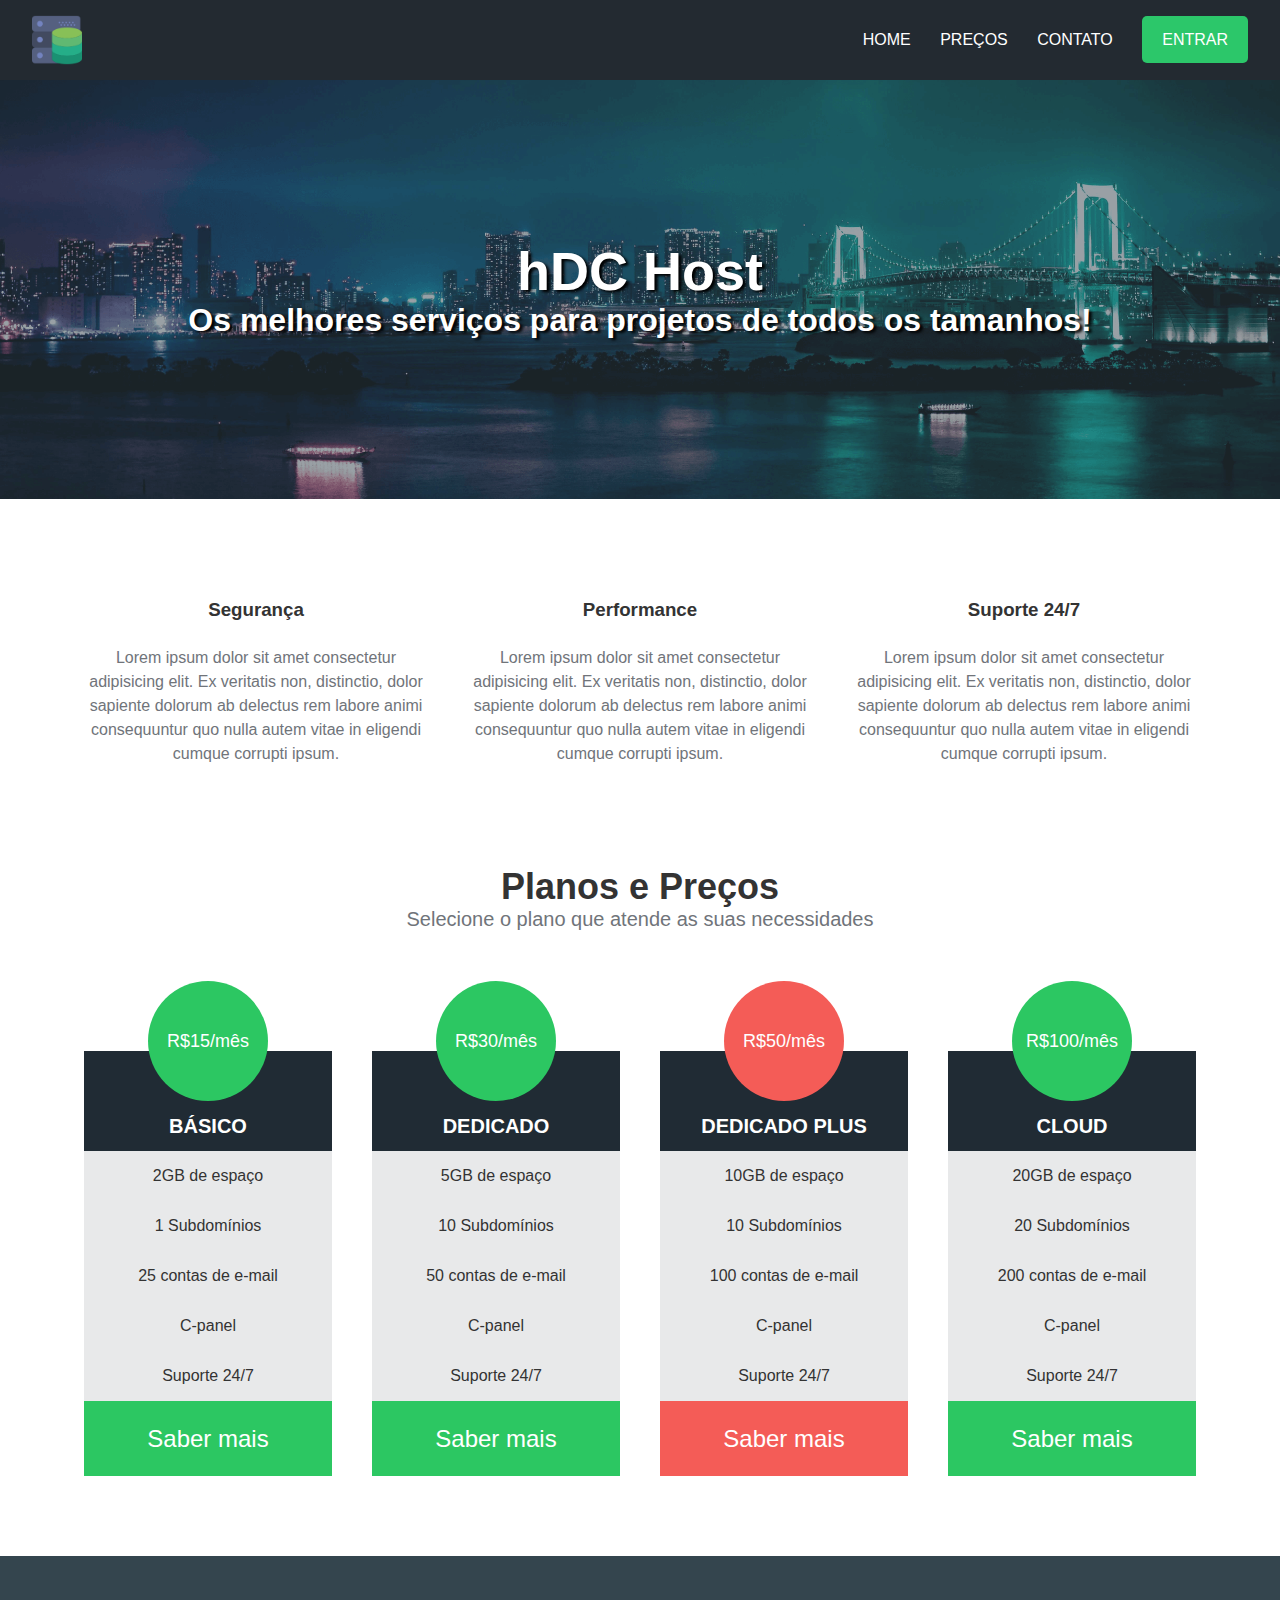
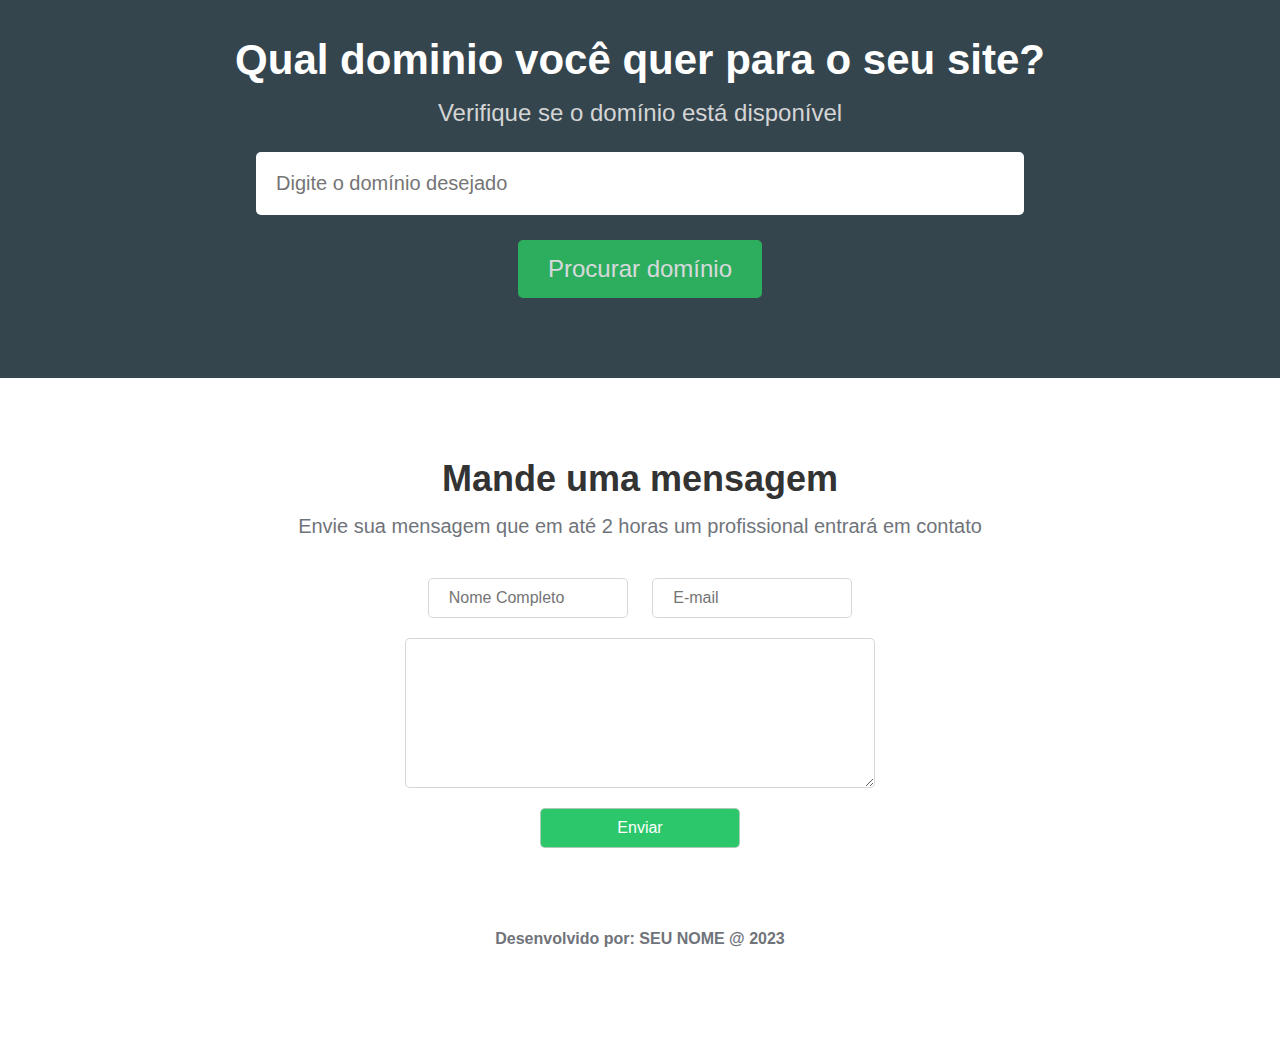
<file: _html_css_conceitos_e_projetos/06_proj/index.html>
<!DOCTYPE html>
<html lang="pt">

<head>
    <meta charset="UTF-8" />
    <meta http-equiv="X-UA-Compatible" content="IE=edge" />
    <meta name="viewport" content="width=device-width, initial-scale=1.0" />
    <title>hDC Host</title>
    <link rel="stylesheet" href="https://cdnjs.cloudflare.com/ajax/libs/font-awesome/6.2.0/css/all.min.css"
        integrity="sha512-xh6O/CkQoPOWDdYTDqeRdPCVd1SpvCA9XXcUnZS2FmJNp1coAFzvtCN9BmamE+4aHK8yyUHUSCcJHgXloTyT2A=="
        crossorigin="anonymous" referrerpolicy="no-referrer">
    <link rel="stylesheet" href="css/style.css" />
</head>

<body>
    <div class="container">
        <div class="navbar-container">
            <nav>
                <a href="#">
                    <img src="img/hdchostlogo.png" alt="hDC Host" class="logo" />
                </a>
                <ul class="navbar-items">
                    <li>
                        <a href="#">Home</a>
                    </li>
                    <li>
                        <a href="#">Preços</a>
                    </li>
                    <li>
                        <a href="#">Contato</a>
                    </li>
                    <li>
                        <a href="#" class="default-btn">Entrar</a>
                    </li>
                </ul>
            </nav>
        </div>
        <main>
            <div class="main-banner">
                <h1>hDC Host</h1>
                <p>Os melhores serviços para projetos de todos os tamanhos!</p>
            </div>

            <section class="services-container">
                <ul>
                    <li>
                        <i class="fas fa-shield-alt"></i>
                        <h3>Segurança</h3>
                        <p>
                            Lorem ipsum dolor sit amet consectetur adipisicing elit. Ex
                            veritatis non, distinctio, dolor sapiente dolorum ab delectus
                            rem labore animi consequuntur quo nulla autem vitae in eligendi
                            cumque corrupti ipsum.
                        </p>
                    </li>
                    <li>
                        <i class="fas fa-rocket"></i>
                        <h3>Performance</h3>
                        <p>
                            Lorem ipsum dolor sit amet consectetur adipisicing elit. Ex
                            veritatis non, distinctio, dolor sapiente dolorum ab delectus
                            rem labore animi consequuntur quo nulla autem vitae in eligendi
                            cumque corrupti ipsum.
                        </p>
                    </li>
                    <li>
                        <i class="fas fa-comments"></i>
                        <h3>Suporte 24/7</h3>
                        <p>
                            Lorem ipsum dolor sit amet consectetur adipisicing elit. Ex
                            veritatis non, distinctio, dolor sapiente dolorum ab delectus
                            rem labore animi consequuntur quo nulla autem vitae in eligendi
                            cumque corrupti ipsum.
                        </p>
                    </li>
                </ul>
            </section>
            <section class="pricing-container">
                <h2>Planos e Preços</h2>
                <p>Selecione o plano que atende as suas necessidades</p>
                <div class="plans-container">
                    <div class="plan">
                        <ul>
                            <li class="price">R$15/mês</li>
                            <li class="plan-name">Básico</li>
                            <li>2GB de espaço</li>
                            <li>1 Subdomínios</li>
                            <li>25 contas de e-mail</li>
                            <li>C-panel</li>
                            <li>Suporte 24/7</li>
                            <li class="plan-btn">Saber mais</li>
                        </ul>
                    </div>
                    <div class="plan">
                        <ul>
                            <li class="price">R$30/mês</li>
                            <li class="plan-name">Dedicado</li>
                            <li>5GB de espaço</li>
                            <li>10 Subdomínios</li>
                            <li>50 contas de e-mail</li>
                            <li>C-panel</li>
                            <li>Suporte 24/7</li>
                            <li class="plan-btn">Saber mais</li>
                        </ul>
                    </div>
                    <div class="plan">
                        <ul>
                            <li class="price recommended">R$50/mês</li>
                            <li class="plan-name">Dedicado Plus</li>
                            <li>10GB de espaço</li>
                            <li>10 Subdomínios</li>
                            <li>100 contas de e-mail</li>
                            <li>C-panel</li>
                            <li>Suporte 24/7</li>
                            <li class="plan-btn recommended">Saber mais</li>
                        </ul>
                    </div>
                    <div class="plan">
                        <ul>
                            <li class="price">R$100/mês</li>
                            <li class="plan-name">Cloud</li>
                            <li>20GB de espaço</li>
                            <li>20 Subdomínios</li>
                            <li>200 contas de e-mail</li>
                            <li>C-panel</li>
                            <li>Suporte 24/7</li>
                            <li class="plan-btn">Saber mais</li>
                        </ul>
                    </div>
                </div>
            </section>
            <section class="searchdomain-container">
                <h2>Qual dominio você quer para o seu site?</h2>
                <p>Verifique se o domínio está disponível</p>
                <form>
                    <input
                    type="text"
                    name="domain"
                    id="domain"
                    placeholder="Digite o domínio desejado">
                    <input type="submit" value="Procurar domínio">
                </form>
            </section>
            <section class="contact-container">
                <h2>Mande uma mensagem</h2>
                <p>
                    Envie sua mensagem que em até 2 horas um profissional entrará em contato
                </p>
                <form>
                    <input
                        type="text"
                        name="name"
                        id="name"
                        placeholder="Nome Completo"
                    >
                    <input
                        type="email"
                        name="email"
                        id="email"
                        placeholder="E-mail"
                    >
                    <textarea
                        name="message"
                        id="message"
                        placeholder="Descreva o que você precisa ou deseja no seu projeto"
                    >
                    </textarea>
                    <input  type="submit" value="Enviar" >
                </form>
            </section>     
        </main>
        <footer>
            <p>Desenvolvido por: SEU NOME @ 2023</p>
        </footer>
    </div>
</body>
</html>
</file>
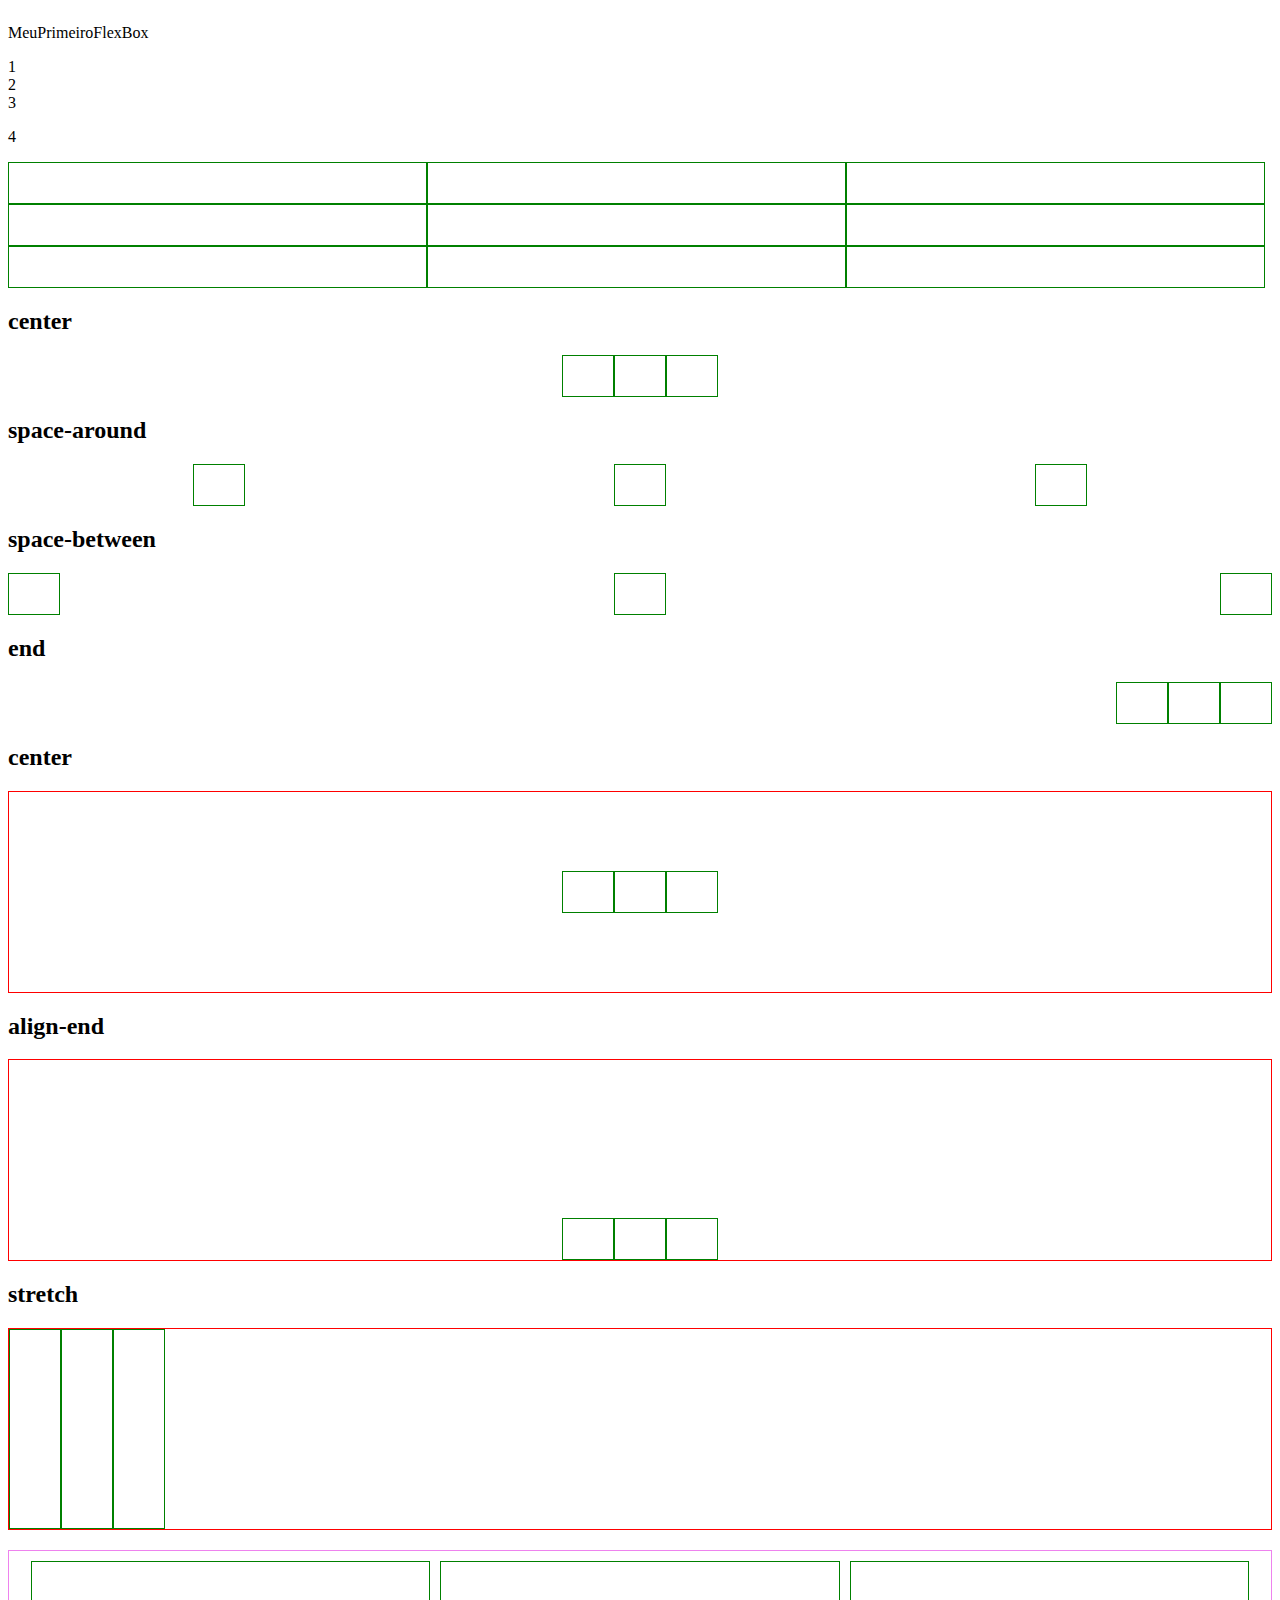
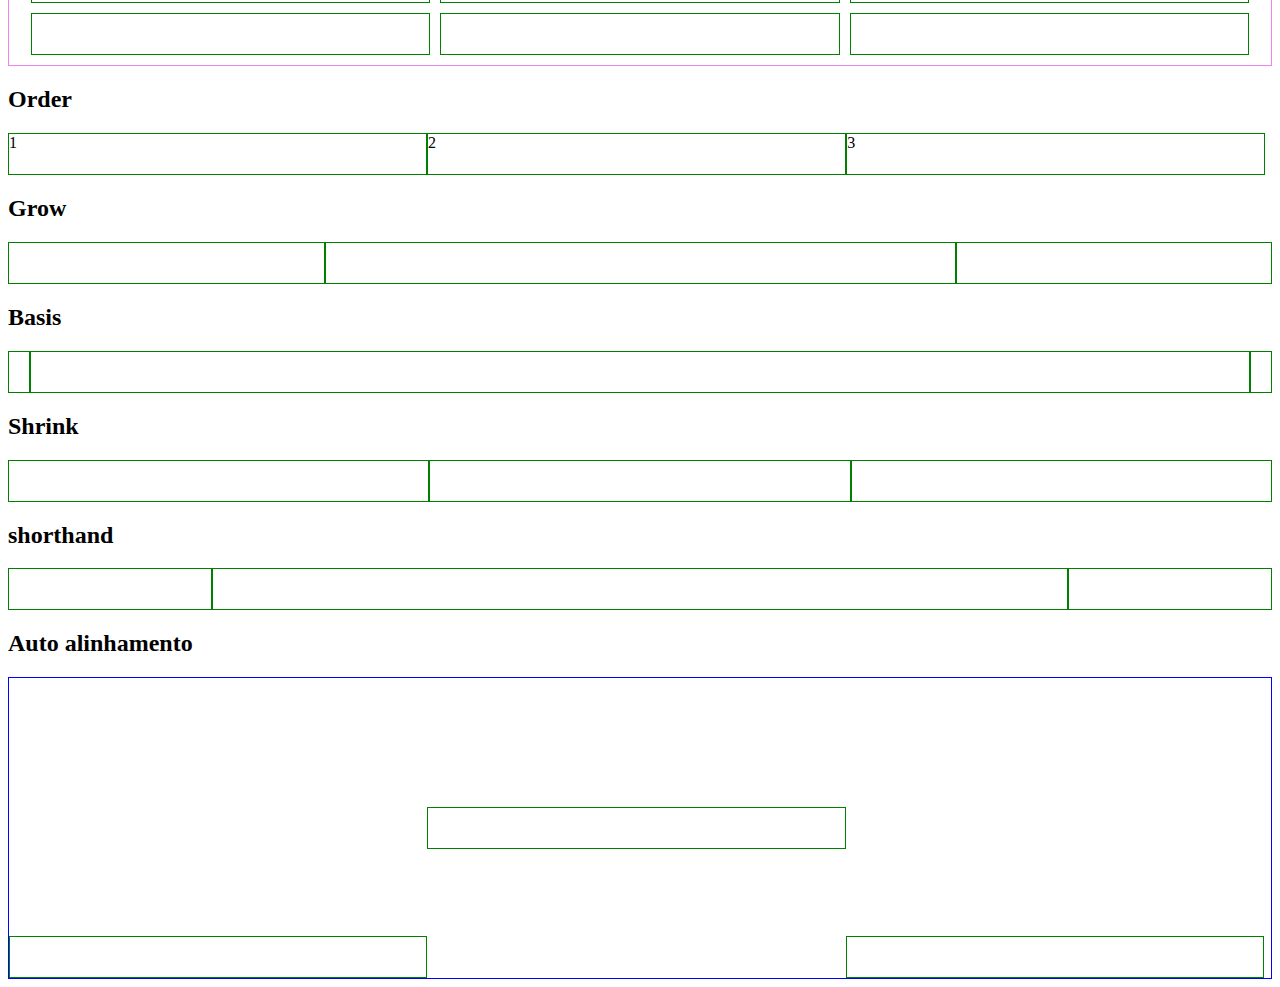
<file: _html_css_conceitos_e_projetos/07_flex/index.html>
<!DOCTYPE html>
<html lang="pt-br">
<head>
    <meta charset="UTF-8">
    <meta name="viewport" content="width=device-width, initial-scale=1.0">
    <link rel="stylesheet" href="css/style.css">
    <title>Estudando Flexbox</title>
</head>
<body>
    <div class="flex">
        <p>Meu</p>
        <p>Primeiro</p>
        <p>Flex</p>
        <p>Box</p>
    </div>

    <div class="flex-column">
        <span>1</span>
        <span>2</span>
        <span>3</span>
        <p>4</p>
    </div>

    <div class="wrap">
        <div class="box"></div>
        <div class="box"></div>
        <div class="box"></div>
        <div class="box"></div>
        <div class="box"></div>
        <div class="box"></div>
        <div class="box"></div>
        <div class="box"></div>
        <div class="box"></div>
        
    </div>

    <h2>center</h2>
    <div class="center">
        <div class="box"></div>
        <div class="box"></div>
        <div class="box"></div>
    </div>
    <h2>space-around</h2>
    <div class="space-around">
        <div class="box"></div>
        <div class="box"></div>
        <div class="box"></div>
    </div>
    <h2>space-between</h2>
    <div class="space-between">
        <div class="box"></div>
        <div class="box"></div>
        <div class="box"></div>
    </div>
    <h2>end</h2>
    <div class="end">
        <div class="box"></div>
        <div class="box"></div>
        <div class="box"></div>
    </div>


    <h2>center</h2>
    <div class="align-center">
        <div class="box"></div>
        <div class="box"></div>
        <div class="box"></div>
    </div>
    <h2>align-end</h2>
    <div class="align-end">
        <div class="box"></div>
        <div class="box"></div>
        <div class="box"></div>
    </div>
    <h2>stretch</h2>
    <div class="stretch">
        <div class="box"></div>
        <div class="box"></div>
        <div class="box"></div>
    </div>

    <!--  -->

    <div class="gap">
        <div class="box"></div>
        <div class="box"></div>
        <div class="box"></div>
        <div class="box"></div>
        <div class="box"></div>
        <div class="box"></div>
    </div>

    <h2>Order</h2>
    <div class="order">
        <div class="box" id="three">3</div>
        <div class="box" id="one">1</div>
        <div class="box" id="two">2</div>
    </div>

    <h2>Grow</h2>
    <div class="grow">
        <div class="box"></div>
        <div class="box big"></div>
        <div class="box"></div>
    </div>

    <h2>Basis</h2>
    <div class="basis">
        <div class="box"></div>
        <div class="box big"></div>
        <div class="box"></div>
    </div>

    <h2>Shrink</h2>
    <div class="shrink">
        <div class="box"></div>
        <div class="box small"></div>
        <div class="box"></div>
    </div>

    <h2>shorthand</h2>
    <div class="shorthand">
        <div class="box"></div>
        <div class="box different"></div>
        <div class="box"></div>
    </div>
    

    <h2>Auto alinhamento</h2>
    <div class="auto-alignment">
        <div class="box"></div>
        <div class="box different"></div>
        <div class="box"></div>
    </div>
    



    
</body>
</html>
</file>
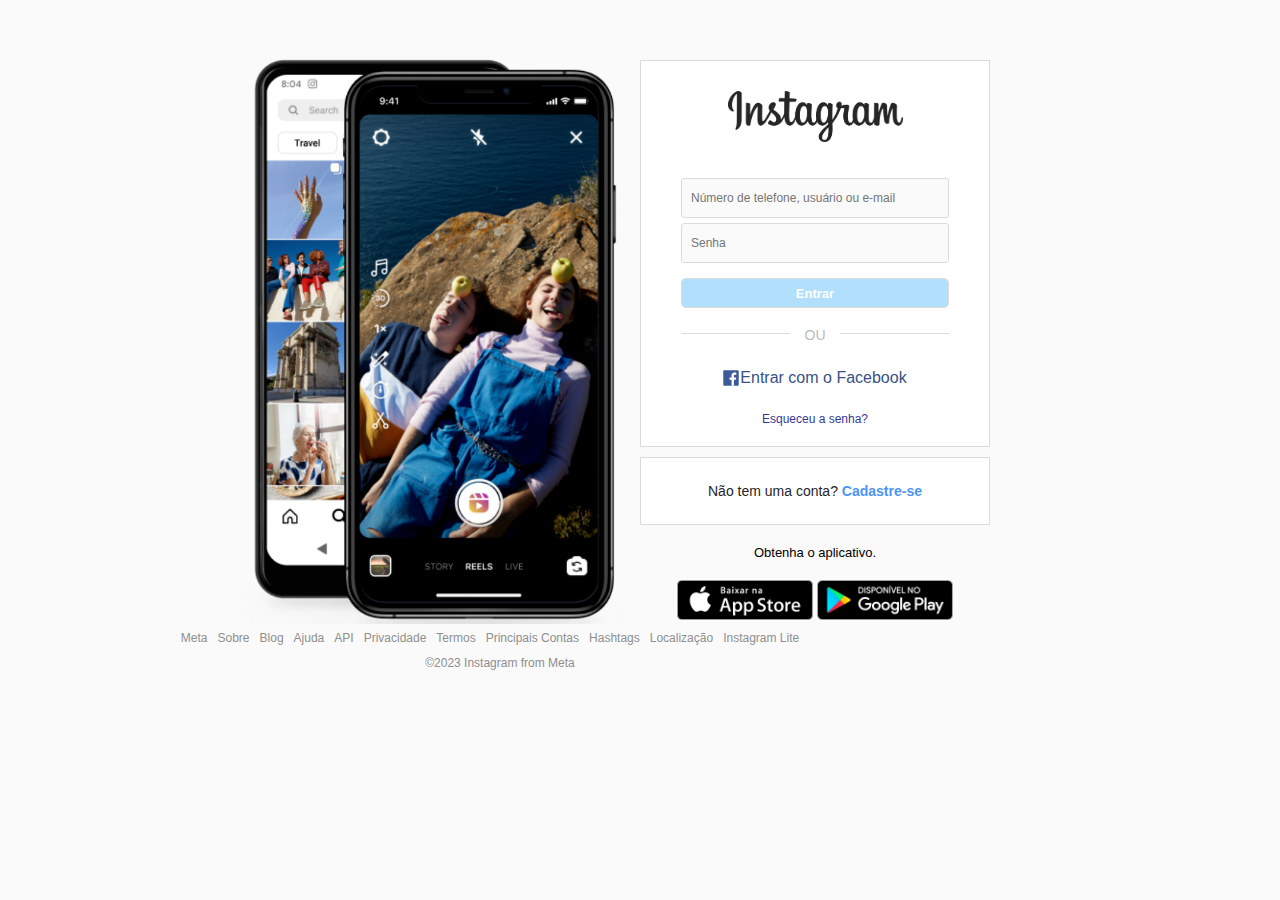
<file: _html_css_conceitos_e_projetos/08_proj_clone/index.html>
<!DOCTYPE html>

<html lang="en">

  <head>

    <meta charset="UTF-8" />

    <meta http-equiv="X-UA-Compatible" content="IE=edge" />

    <meta name="viewport" content="width=device-width, initial-scale=1.0" />

    <title>Instagram</title>

    <link rel="stylesheet" href="css/style.css" />

    <link rel="shortcut icon" href="img/favicon.png" type="image/x-icon" />

  </head>

  <body>

    <main>

      <div id="main-container">

        <div id="banner-container">

          <img src="img/banner2.png" alt="Crie uma conta no Instagram" />

        </div>

 

        <div id="form-container">

          <div id="form-box">

            <img id="logo-insta" src="img/logo_instagram.png" alt="Instagram" />

            <form id="login-form">

              <input

                type="text"

                name="username"

                placeholder="Número de telefone, usuário ou e-mail"

              />

              <input type="password" name="password" placeholder="Senha" />

              <input type="submit" value="Entrar" />

            </form>

            <div class="separator">

              <div class="line"></div>

              <span>Ou</span>

            </div>

            <div id="other-links">

              <div id="facebook-login">

                <a href="#">

                  <img src="img/logo_facebook.svg" alt="Facebook Login" />

                  <span>Entrar com o Facebook</span>

                </a>

              </div>

              <div id="forgot-pass">

                <a href="#">Esqueceu a senha?</a>

              </div>

            </div>

          </div>

          <div id="register-container">

            <p>Não tem uma conta? <a href="#">Cadastre-se</a></p>

          </div>

          <div id="get-app-container">

            <p>Obtenha o aplicativo.</p>

            <a href="#">

              <img src="img/apple_btn.png" alt="Apple Store" />

            </a>

            <a href="#">

              <img src="img/gplay_btn.png" alt="Google Play" />

            </a>

          </div>

        </div>

      </div>

    </main>

    <footer>

      <nav>

        <ul id="footer-links">

          <li><a href="#">Meta</a></li>

          <li><a href="#">Sobre</a></li>

          <li><a href="#">Blog</a></li>

          <li><a href="#">Ajuda</a></li>

          <li><a href="#">API</a></li>

          <li><a href="#">Privacidade</a></li>

          <li><a href="#">Termos</a></li>

          <li><a href="#">Principais Contas</a></li>

          <li><a href="#">Hashtags</a></li>

          <li><a href="#">Localização</a></li>

          <li><a href="#">Instagram Lite</a></li>

        </ul>

      </nav>

      <p id="copyright">&copy;2023 Instagram from Meta</p>

    </footer>

  </body>

</html>
</file>
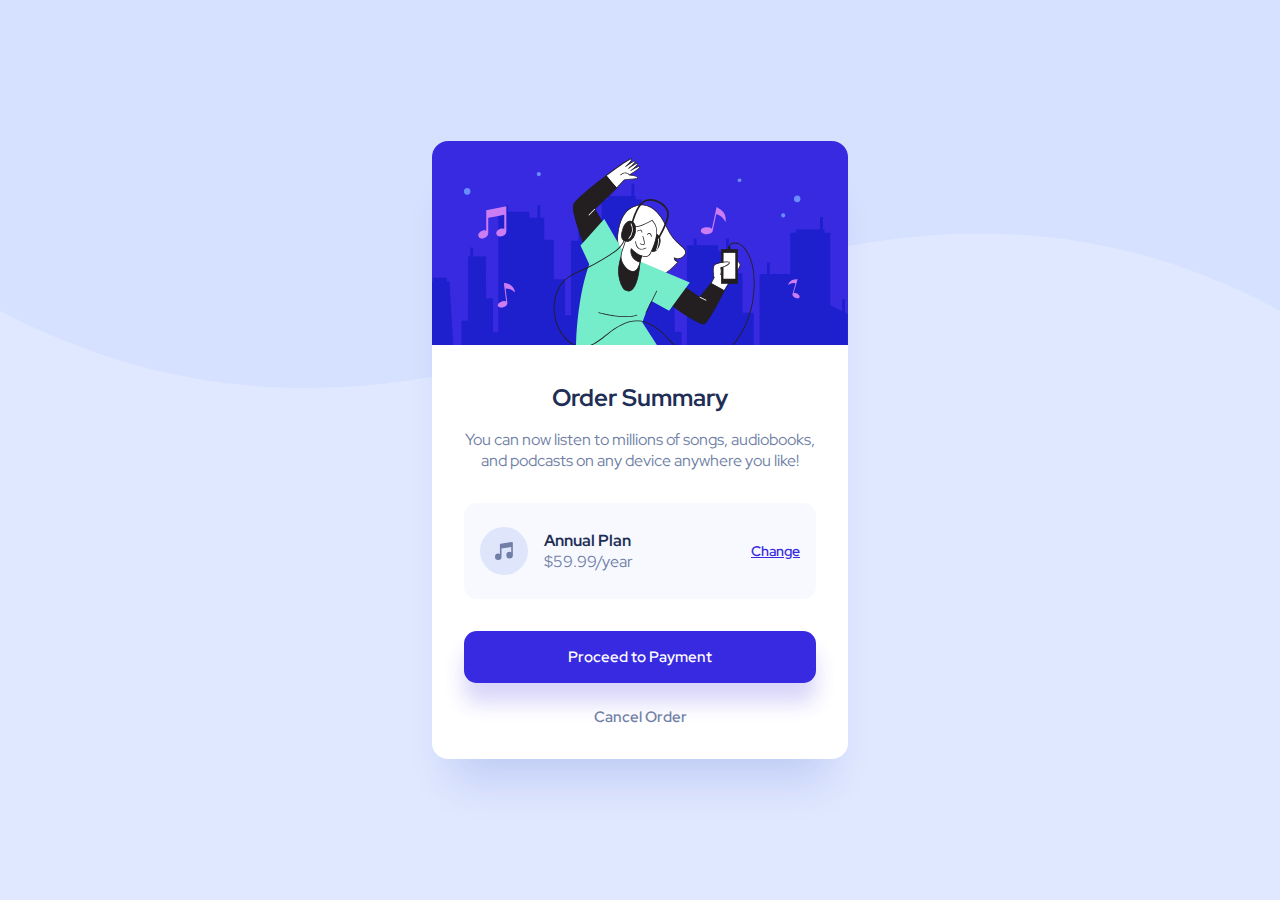
<file: _html_css_conceitos_e_projetos/09_front_mentor/index.html>
<!DOCTYPE html>
<html lang="pt-br">
<head>
  <link rel="preconnect" href="https://fonts.googleapis.com">
  <link rel="preconnect" href="https://fonts.gstatic.com" crossorigin>
  <meta charset="UTF-8">
  <meta name="viewport" content="width=device-width, initial-scale=1.0"> <!-- displays site properly based on user's device -->
  <link rel="icon" type="image/png" sizes="32x32" href="./images/favicon-32x32.png">
  <link rel="stylesheet" href="css/style.css">
  <link href="https://fonts.googleapis.com/css2?family=Red+Hat+Display:wght@400;500;700&display=swap" rel="stylesheet">
  <title>Frontend Mentor | Order summary card</title>
</head>
<body>
  <main>
    <img src="images/illustration-hero.svg" alt="Hero Illustration">
    <section>
      <h1>Order Summary</h1>
      <span class="description">You can now listen to millions of songs, audiobooks, and podcasts on any 
        device anywhere you like!</span>
  
      <div class="informations">
        <div class="music-price">
          <img src="images/icon-music.svg" alt="Music Icon">
          <div class="price">
            <strong>Annual Plan</strong>
            <span>$59.99/year</span>
          </div>
        </div>
        <a href="#">Change</a>
      </div>
  
      <button type="button">Proceed to Payment</button>
      <a href="#" id="cancel-order">Cancel Order</a>
    </section>
  </main>
</body>
</html>
</file>
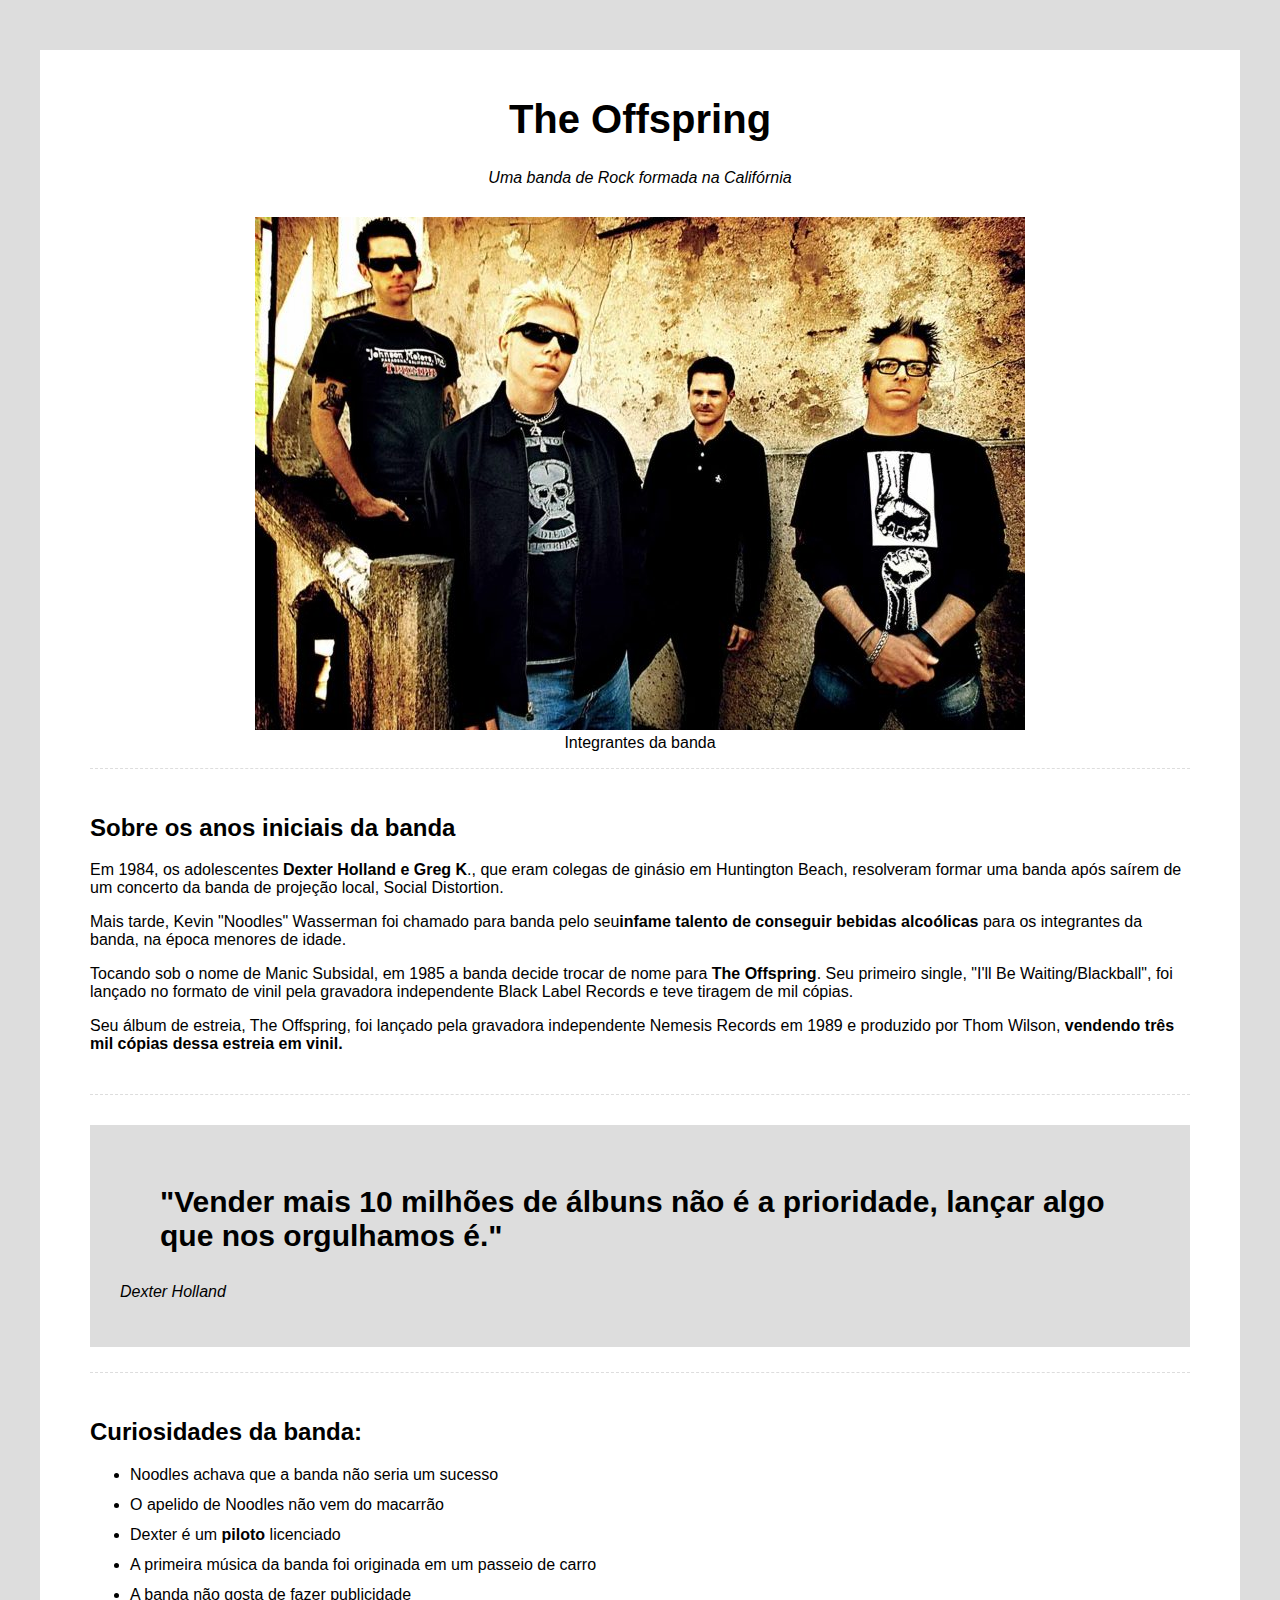
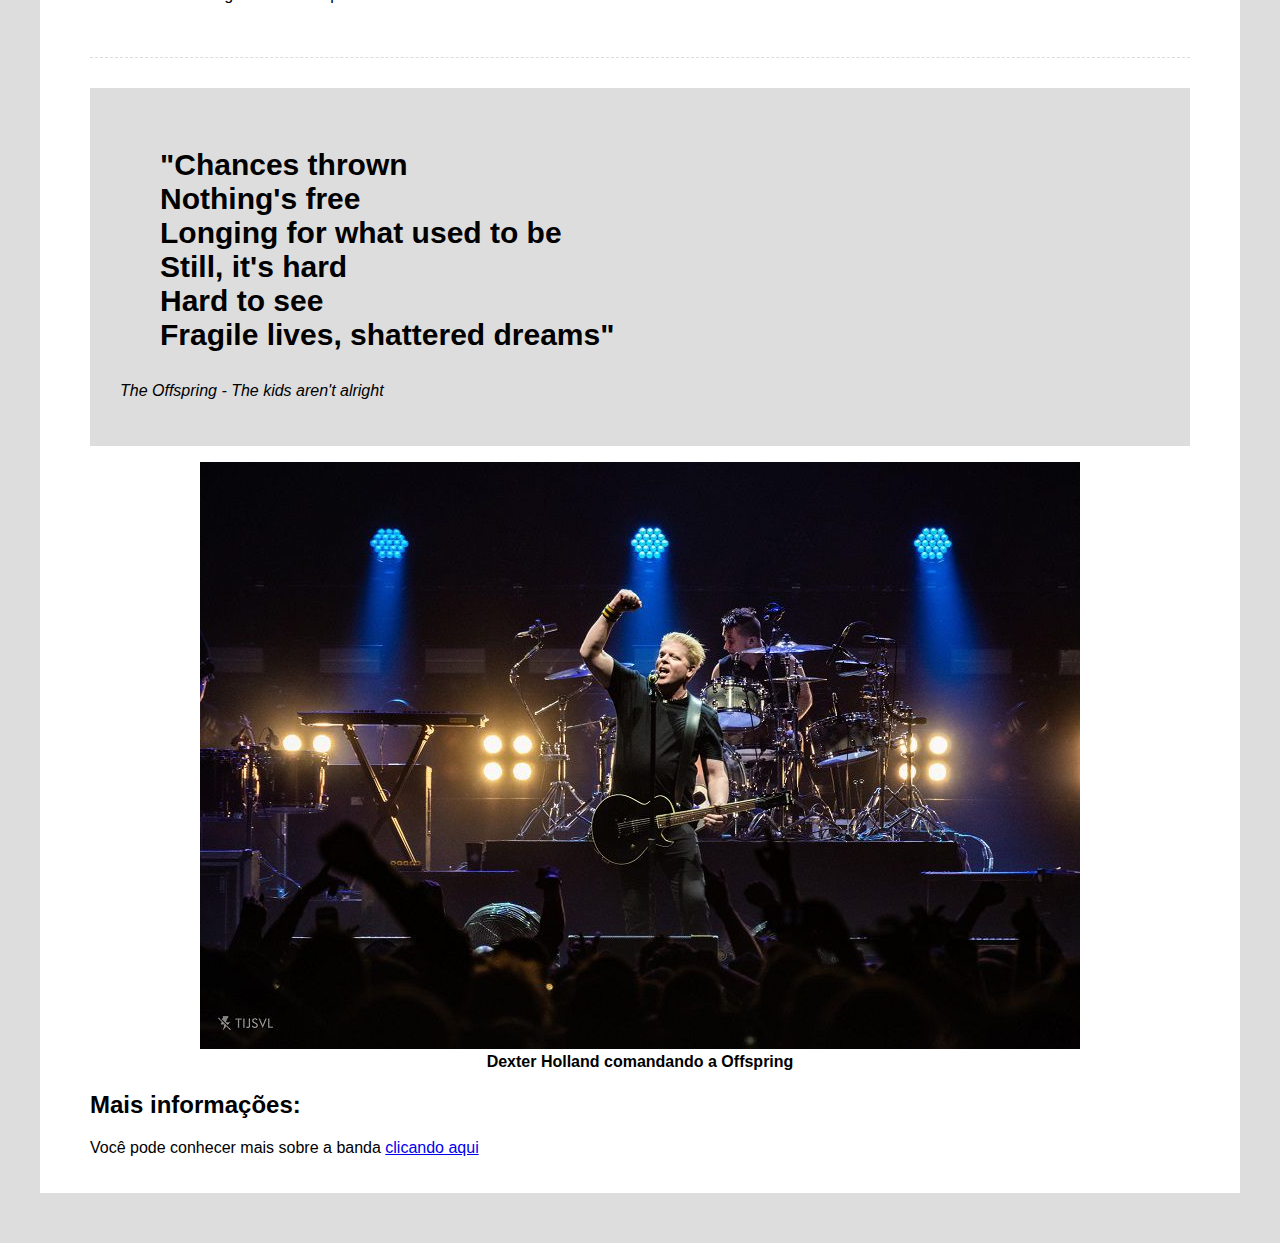
<file: _html_css_conceitos_e_projetos/offspring/index.html>
<!DOCTYPE html>
<html lang="pt-br">
  <head>
    <meta charset="UTF-8" />
    <meta http-equiv="X-UA-Compatible" content="IE=edge" />
    <meta name="viewport" content="width=device-width, initial-scale=1.0" />
    <title>Página de Tributo: The Offspring</title>
    <link rel="stylesheet" href="css/style.css" />
  </head>
  <body>
    <div class="container">
      <!-- Cabeçalho -->
      <div class="header">
        <h1 class="main-title">The Offspring</h1>
        <p class="main-paragraph">Uma banda de Rock formada na Califórnia</p>
      </div>
      <!-- Imagem de destaque -->
      <div class="featured-image">
        <figure>
          <img src="img/offspring_1.jpg" alt="A banda The Offspring" />
          <figcaption>Integrantes da banda</figcaption>
        </figure>
      </div>
      <!-- Biografia -->
      <div class="biography-container">
        <h2>Sobre os anos iniciais da banda</h2>
        <p>
          Em 1984, os adolescentes
          <span class="bold">Dexter Holland e Greg K</span>., que eram colegas de ginásio em Huntington Beach, resolveram formar uma banda após saírem de um concerto da banda de projeção local, Social Distortion.
        </p>
        <p>
          Mais tarde, Kevin "Noodles" Wasserman foi chamado para banda pelo seu<span class="bold">infame talento de conseguir bebidas alcoólicas</span>   para os integrantes da banda, na época menores de idade.
        </p>
        <p>
          Tocando sob o nome de Manic Subsidal, em 1985 a banda decide trocar de nome para <span class="bold">The Offspring</span>. Seu primeiro single, "I'll Be Waiting/Blackball", foi lançado no formato de vinil pela gravadora independente Black Label Records e teve tiragem de mil cópias.
        </p>
        <p>
          Seu álbum de estreia, The Offspring, foi lançado pela gravadora independente Nemesis Records em 1989 e produzido por Thom Wilson, <span class="bold">vendendo três mil cópias dessa estreia em vinil.</span>
        </p>
      </div>
      <!-- Container de citação -->
      <div class="quotes-container">
        <blockquote>
          "Vender mais 10 milhões de álbuns não é a prioridade, lançar algo que nos orgulhamos é."
        </blockquote>
        <p>Dexter Holland</p>
      </div>
      <!-- Curiosidades -->
      <div class="curiosities-container">
        <h2>Curiosidades da banda:</h2>
        <ul>
          <li>Noodles achava que a banda não seria um sucesso</li>
          <li>O apelido de Noodles não vem do macarrão</li>
          <li>Dexter é um <span class="bold">piloto</span> licenciado</li>
          <li>
            A primeira música da banda foi originada em um passeio de carro
          </li>
          <li>A banda não gosta de fazer publicidade</li>
        </ul>
      </div>
      <!-- Segunda citação -->
      <div class="quotes-container">
        <blockquote>
          "Chances thrown <br />
          Nothing's free <br />
          Longing for what used to be <br />
          Still, it's hard <br />
          Hard to see <br />
          Fragile lives, shattered dreams"
        </blockquote>
        <p>The Offspring - The kids aren't alright</p>
      </div>
      <!-- Segunda imagem -->
      <div class="img-bold">
        <figure>
          <img src="img/offspring_2.jpeg" alt="The Offspring em um show" />
          <figcaption>Dexter Holland comandando a Offspring</figcaption>
        </figure>
      </div>
      <!-- Mais informações -->
      <div class="moreinfo-container">
        <h2>Mais informações:</h2>
        <p>
          Você pode conhecer mais sobre a banda
          <a href="https://pt.wikipedia.org/wiki/The_Offspring"
            >clicando aqui</a
          >
        </p>
      </div>
    </div>
  </body>
</html>

 <!-- finalizado -->
</file>
<file: _desafios_curtos/01/css/style.css>
body
{
    margin: 0;
    padding: 0;
    height: 100vh;
    display: flex;
    align-items: center;
    justify-content: center;
}

ul{
    position: relative;
    margin: 0;
    padding: 0;
    display: flex;
}
ul li{
    position: relative;
    list-style: none;
    width: 60px;
    height: 60px;
    transform: rotate(-30deg) skew(25deg);
    background: #ccc;
}

ul li span{
    position: absolute;
    top: 0;
    left: 0;
    width: 100%;
    height: 100%;
    background-color: #000;
    transition: 0.5s;
    display: flex !important;
    align-items: center;
    justify-content: center;
    color: #FFF;
    font-size: 30px !important;
}

ul li:hover span {
    box-shadow: -1px 1px 1px rgba(0,0,0,.1);
}

ul li:hover span:nth-child(5) {
    transform: translate(40px, -40px);
    opacity: 1;
}


ul li:hover span:nth-child(4) {
    transform: translate(30px, -30px);
    opacity: 0.8;
}

ul li:hover span:nth-child(3) {
    transform: translate(20px, -20px);
    opacity: 0.6;
}

ul li:hover span:nth-child(2) {
    transform: translate(10px, -10px);
    opacity: 0.4;
}
ul li:hover span:nth-child(1) {
    transform: translate(0, 0);
    opacity: .2;
}

ul li:nth-child(1) span {
    background: #3b5999;
}
ul li:nth-child(2) span {
    background: #55acee;
}
ul li:nth-child(3) span {
    background: #dd4b39;
}
ul li:nth-child(4) span {
    background: #0044b5;
}
ul li:nth-child(5) span {
    background: #e4405f;
}
</file>
<file: _desafios_curtos/02/css/style.css>
body{
    margin: 0;
    padding: 0;
    font-family: Verdana, Geneva, Tahoma, sans-serif;
}

.center{
    
    position: absolute;
    top: 50%;
    left: 50%;
    transform: translate(-50%, -50%);
}

.ring{
    /* background-color: aqua; */

    width: 300px;
    height: 300px;
    border-radius: 50%;
    box-shadow: 0 4px 0 #262626;
    animation: animate 1s linear infinite;
}

.text{
    
    width: 300px;
    height: 300px;
    border-radius: 50%;
    color: #262626;
    position: absolute;
    top:0;
    left: 0;
    text-align: center;
    line-height: 300px;
    font-size: 2em;
    background-color: transparent;
    box-shadow: 0 0 5px rgba(0,0,0,.2);
}


@keyframes animate {
    0% {
        transform: rotate(0deg);
    }
    100% {
        transform: rotate(360deg);
    }
}
</file>
<file: _desafios_curtos/03/css/style.css>
body{
    margin: 0;
    padding: 0;
}

section{
    width: 100%;
    height: 100%;
    background: #eaffae;
    box-sizing: border-box;
    overflow: hidden;
    position: absolute;
}
.wrapper{
    
    height: 100%;
    width: 50%;
    background: #f55757;
    overflow: hidden;
    color:#eaffae;
    position: absolute;
    top: 0;
    left: 0;
    border-right: 2px solid #262626;
}

.sliding{
    position: absolute;
    top: 50%;
    white-space: nowrap;
    font-size: 12em;
    line-height: 220px;
    overflow: hidden;
    font-family: "arial black";
    animation: animate 2s linear infinite;
}

@keyframes animate {
    0%{
        transform: translate(0, -50%);
    }
    100%{
        transform: translate(-50%, -50%);
    }
}
</file>
<file: _desafios_curtos/04/css/style.css>
*{
    margin: 0;
    padding: 0;
    font-family: "Montserrat", "sans-serif";
}


body{
    background-color: #353b48;
    height: 100vh;
    display: flex;
    align-items: center;
    justify-content: center;
}

.btn{
    width: 200px;
    height: 60px;
    background: none;
    border: 4px solid;
    color: pink;
    font-weight: 700;
    text-transform: uppercase;
    cursor: pointer;
    font-size: 16px;
    position: relative;
}

.btn::before, .btn::after{
    content: "";
    position: absolute;
    width: 14px;
    height: 4px;
    background: #353b48;
    transform: skewX(50deg);
    transition: .4s linear;
}
.btn::before{
    top: -4px;
    left: 10%;
}
.btn::after{
    bottom: -4px;
    right: 10%;
}
.btn:hover::before{
    left: 80%;
}
.btn:hover::after{
    right: 80%;
}
</file>
<file: _desafios_curtos/05/css/style.css>
*{
    margin: 0;
    padding: 0;
    background: #262626;
}

.center{
    
    top: 50%;
    left: 50%;
    position: absolute;
    transform: translate(-50%, -50%)

}
.pulse{
    width: 100px;
    height: 100px;
    background: #177c80;
    border-radius: 50%;
    color: #fff;
    font-size: 20px;
    text-align: center;
    line-height: 100px;
    font-family: Verdana, Geneva, Tahoma, sans-serif;
    text-transform: uppercase;
    animation: animate 3s linear infinite;
}

@keyframes animate {
    0%{
        box-shadow: 0 0 0 0 rgba(55, 209, 201, 0.7),
        0 0 0 0 rgba(24, 153, 104, 0.7)
    }
    40%{
        box-shadow: 0 0 0 50px rgba(55, 209, 201, 0.7),
        0 0 0 0 rgba(55, 201, 104, 0.7)
    }
    80%{
        box-shadow: 0 0 0 50px rgba(55, 209, 201, 0.7),
        0 0 0 30px rgba(55, 209, 104, 0)
    }
    100%{
        box-shadow: 0 0 0 0 rgba(55, 209, 201, 0.7),
        0 0 0 30px rgba(55, 209, 104, 0)
    }
}
</file>
<file: _desafios_curtos/06/css/style.css>
body{
    height: 100vh;
    display: flex;
    align-items: center;
    font-family: 'Lato', sans-serif;
    background: #272727;
}

ul{
    margin: 0;
    padding: 0;
    display: flex;
}

ul li {
    list-style: none;
    color: #484848;
    font-size: 88px;
    letter-spacing: 15px;
    animation: lighting 1.4s linear infinite;
}

@keyframes lighting {
    0%{
        color: #484848;
        text-shadow: none;
    }
    90%{
        color: #484848;
        text-shadow: none;  
    }
    100%{
        color: #fff900;
        text-shadow: 0 0 7px #fff900, 0 0 50px #ff6c00;  
    }   
}

ul li:nth-child(1){
    animation-delay: 0;
}
ul li:nth-child(2){
    animation-delay: 0.1s;
}
ul li:nth-child(3){
    animation-delay: 0.2s;
}
ul li:nth-child(4){
    animation-delay: 0.3s;
}
ul li:nth-child(5){
    animation-delay: 0.4s;
}
ul li:nth-child(6){
    animation-delay: 0.5s;
}
ul li:nth-child(7){
    animation-delay: 0.6s;
}
ul li:nth-child(8){
    animation-delay: 0.7s;
}
ul li:nth-child(9){
    animation-delay: 0.8s;
}
ul li:nth-child(10){
    animation-delay: 0.9s;
}
ul li:nth-child(11){
    animation-delay: 1s;
}



/* desafio */

/* .alinyegui{
    margin: 0;
    padding: 0;
    display: flex;

    list-style: none;
    color: #484848;
    font-size: 88px;
    letter-spacing: 15px;
    border: red dashed;
    animation: lighting 1.4s linear infinite;

}

@keyframes lighting {
    0%{
        color: #484848;
        text-shadow: none;
    }
    90%{
        color: #484848;
        text-shadow: none;  
    }
    100%{
        color: pink;
        text-shadow: 0 0 7px pink, 0 0 50px red;  
    }   
} */
</file>
<file: _html_css_conceitos_e_projetos/02.css/css/styles.css>
/* p {
    color: violet;
    font-size: 90px;
} */

/* 08 - Classes */


body{
    padding-bottom: 500px ;
}

.paragraph{

    background-color: #000;
    color:aqua;
    padding: 5px;
}

#exclusive-title{
    background-color: purple;
    color: beige;
    padding: 10px;
    font-size: 40px;
}

/* 10 */

h2 {
    border-bottom: 2px dotted red;
}

.titulo{
    border-bottom: 3px solid blue ;
}

#algum-titulo {
    border-bottom: 4px solid green ;
}

/* 11 */

.color-name{
    color: crimson;
}

/* 12 - HEX */
.hex{
    color: #55a398
}

.hex-2{
    color: #00eaff
}

/* 13 */

.simple-hex{
    /* color: #333333; */
    color: #333;

}

.simple-hex-2{
    /* color: #aa55ff; */
    color: #a5f;
}

/* 14 - RGB */

.rgb{
    color: rgb(255,0,0)
}

.mixed-rgb{
    color: rgb(199, 21, 47 )
}

.rgba{
    color: rgba(100, 199, 45, 0.3)
}

/* 16 hsl */

.hsl{
    color: hsl(100, 82%, 48%)
}

.hsl-2{
    color: hsl(201, 82%, 48%)
}

/* 17 background color  */

.bg{
    background-color: #000;
    color: yellow;
}

.bg-2{
    background-color: rgb(200, 20, 40);
    color: #00eaff;
}

/* 18 opacidade bg */

.bg-opacity{
    background-color: green;
    opacity: 0.8;
}

.bg-opacity-2{
    background-color: #999;
    color: #000; 
    opacity: 0.8;

}
/* 19  RGB com opacidade  */

.rgba-opacity{
    background-color: rgba(90,12,20, 0.2);
    color: #000;
}
/* 20 bg img */

.bg-image{
    padding: 10px;
    background-image: url(../img/nature.jpg);
    color: #fff;
}

/* 21 centralizar img no bg */

.centered-bg,
.not-centered-bg
{
    background-image: url(../img/bridge.jpg);
    height: 400px;
    width: 400px;
}
.centered-bg{
    background-position: center;
    background-size:cover;
}
/* 22 largura e altura */

.without-padding, 
.padding {
    background-color: #111;
    color: #fff;
}
.padding{
    background-color: #333;
    padding: 20px;
}
/* 23 height1 */


.height1{
    height: 200px;
    width: 100px;
    background-color: rebeccapurple;
}
.height2{
    height: 300px;
    background-color: #333;
}
/*  24 padding individual */

.padding-individual{
    background-color: #222;
    color: #fff;
    padding-top: 5px;
    padding-bottom: 40px;
    padding-left: 10px;
    padding-right: 20px;

    /* padding: 5px 20px 40px 10px;  */
}
/* 25 shorthand padding */

.shortpad{
    background-color: #444;
    color: #fff;
    padding: 6px 12px 18px 24px;
}
.shortpad-2{
    background-color: #555;
    color: #fff;
    /* padding: 10px 20px 10px 20px; */
    padding: 10px 20px;
}

/* 26 */

.w-border-box{
    background-color: #444;
    color: #fff;
    width: 400px;
    padding: 50px;

}
.border-box{
    background-color: #555;
    color: #fff;
    width: 400px;
    padding: 50px;
    box-sizing: border-box;
}

/* 27 borda */

.border{
    border: 5px solid red;
    padding: 10px;
}
.border2{
    border: 2px dotted red;
    padding: 25px;
    background-color: #999;
}

/* 28 bordas individuai */

.border-esquerda{
    border-left: 3px solid red; 
    
}

.border-abaixo{
    border-bottom: 5px double red;
}

/* 29 */

.arredondadas{
    border: 4px solid blue;
    background-color: #000;
    color: blue;
    padding: 15px;
    border-radius: 15px;
}
.arredondadas-2{
    background-color: #000;
    color: blue;
    padding: 15px;
    border-radius: 25px;
}

.margin{
    margin: 10px;
    background-color: #222;
}
.margin-2{
    margin-top: 10px;
    background-color: #222;
}
.margin-3{
    margin: 5px 10px 15px 20px;
    background-color: #666;
}

/* 31 */

.box-model{
    margin: 20px;
    background-color: aquamarine;
    /* padding: 15px 25px; */
    padding: 15px 25px 15px 25px;
    border: 2px solid red;
    border-radius: 7px;
    width: 200px;
    height: 400px;
}

/* 32 */

#box-model-desafio{
    margin: 15px;
    padding: 15px;
    border: 2px solid blue;
    background-color: antiquewhite;
    outline: 5px solid #952;
}

.desafio-title{
    background-color: #55a398;
    color: #fff;
    border: none;
}

/* 33 -  */
.text-aligned{
    text-align: right;
}

.container-center{
    text-align: center;
    background-color: antiquewhite;
    width: 300px;
    border: 2px solid red;
    margin-left: 130px;
    
}

/* 34 */

.underline{
    text-decoration: underline;
}
.line-trough{
    text-decoration: line-through;
}
.remover-underline{
    text-decoration: none;
    color: red;
}

/* 35 */

.upper{
    text-transform: uppercase;
}
.lower{
    text-transform: lowercase;
}
/* 36 */
.spacing{
    letter-spacing: 5px;
}

/* 37 */
.serif{
    font-family: Georgia;
}
.sans-serfi{
    font-family: Helvetica;
}
.monospace{
    font-family: "Courier New";
}
.cursive{
    font-family: cursive;
}
.fantasy{
    font-family: fantasy;
}
/* 38  */

.italic{
    font-style: italic;
}

.oblique{
    font-style: oblique;
}

/* 39 */

.thin,
.bold,
.bolder{
    font-family: Helvetica;
}
.thin{
    font-weight: 100;
}
.bold{ 
    font-weight: 600;
}
.bolder{
    font-weight: 900;
}

/* 40 */

.small{
    font-size: 6px;
}

.big{
    font-size: 78px;
}

.inline-box{
    width: 50px; 
    height: 50px;   
    background-color: #4f8;
    margin: 10px;
    display: inline-block;
}

.block{
    background-color: #333;
    margin: 10px;
    display: block;
}

/* 42 */
.invisible{
    display: none;
}

/* 43 */

.static{
    position: static;
    width: 150px; 
    height: 150px;   
    background-color: #4f8
}

/* 44 */
.relative{
    position: relative;
    background-color: #224;
    color:#fff;

    width: 100px;
    height: 100px;
    top: 100px;
    left: 40px;
}

.absolute{
    position: absolute;
    background-color: #964;
    color: #fff;
    width: 100px;
    height: 100px;
    top: 20px;
    right: 20px;
}
/* 46 */
.relative-container{
    width: 300px;
    height: 300px;
    border: 1px solid red;
    margin-top: 120px;
    position: relative;
}

.absolute-1,
.absolute-2{
    width: 50px;
    height: 50px;
    background-color: #422;
    position: absolute;
}

.absolute-1{
    top: 10px;
    left: 10px;
}

.absolute-2{
    bottom: 10px;
    right: 10px;
}
/* 47 */
.fixed{

    width: 100px;
    height: 100px;
    background-color: #851;
    border: 1px solid blue;
    position: fixed;
    top: 50px;
    right: 100px;
}

/* 48 */

.sticky{
    width: 100px;
    height: 100px;
    background-color: #994;
    border: 1px solid green;
    position: sticky;
    top: 10px;
}

.absolute-3,
.absolute-4,
.absolute-5{
    width: 50px;
    height: 50px;
    background-color: #123;
    position: absolute;
}

.absolute-3{
    top: 0;
    left: 0;
    z-index: 3;
}

.absolute-4{
    top: 10px;
    left: 10px;
    background-color: #246;
    z-index: 2;
}

.absolute-5{
    top: 40px;
    left: 40px;
    background-color: #453;
    z-index: 1;
}
</file>
<file: _html_css_conceitos_e_projetos/02.css/css/list.css>
ul {
    border: 1px solid blue;
    padding: 10px;
}
li {
    color: darkblue;
}
</file>
<file: _html_css_conceitos_e_projetos/02.css/css/titles.css>
h4 {
    background-color: magenta;
    color: white;
    font-size: 40px;
}

/* Sou um comentário */

/* 
Sou um 
comentário de 
Múltiplas linhas
*/
</file>
<file: _html_css_conceitos_e_projetos/03.formularios/css/style.css>
body{
    padding-bottom: 500px ;
}
div{
    margin-bottom: 10px;
}
div input,
div label{
    display: block;
}
.radio label,
.radio input,
.radio span{
    display: inline-block;
}
</file>
<file: _html_css_conceitos_e_projetos/05_resp/css/style.css>
h1{
    color: red;
}

    @media screen and (max-width: 500px){ h1 {
        color: blue;
    }
}

/* 3 */
p{
    background-color: #789;
    color: red;
}

@media screen and (min-width: 800px) {
    p{
        background-color: red;
        color: #000;
    }
}

h3 {
    display: none;
}

@media screen and (orientation: landscape) {
    h3{
        display: block;
    }
}
</file>
<file: _html_css_conceitos_e_projetos/06_proj/css/style.css>
* {
    margin: 0;
    padding: 0;
    font-family: Helvetica;
    box-sizing: border-box;
  }
  
  h1,
  h2,
  h3 {
    color: #333;
  }
  
  p {
    color: #70747a;
  }

  .navbar-container {
    width: 100%;
    height: 80px;
    background-color: #232a31;
    padding: 0 2rem;
  }
  
  nav {
    position: relative;
  }
  
  .logo {
    width: 50px;
    margin-top: 15px;
  }
  
  .navbar-items {
    position: absolute;
    right: 0;
    height: 80px;
    line-height: 80px;
    margin: 0;
    display: inline-block;
  }
  
  .navbar-items li {
    display: inline-block;
    text-transform: uppercase;
    margin-left: 25px;
  }
  
  .navbar-items a {
    color: #fff;
    text-decoration: none;
    transition: 0.5s;
  }
  
  .navbar-items a:hover {
    color: #ccc;
  }
  
  .default-btn {
    padding: 15px 20px;
    background-color: #2cc76a;
    border-radius: 5px;
  }
  
  .navbar-items .default-btn:hover {
    background-color: #22bb5f;
    color: #fff;
  }
  

  .main-banner {
    background-image: url("../img/mainbanner.png");
    background-size: cover;
    background-position: center;
    padding: 10rem 0;
  }
  
  .main-banner h1,
  .main-banner p {
    color: #fff;
    text-align: center;
    font-weight: bold;
    text-shadow: #000 3px 2px 3px;
  }
  
  .main-banner h1 {
    font-size: 54px;
  }
  
  .main-banner p {
    font-size: 32px;
  }
  
  .services-container {
    padding: 5rem 0;
  }
  
  .services-container ul {
    display: flex;
    width: 90%;
    margin: 0 auto;
  }
  
  .services-container li {
    flex: 1 1 200px;
    list-style: none;
    text-align: center;
    padding: 20px;
  }
  
  .fas {
    font-size: 60px;
    margin-bottom: 15px;
  }
  
  .fa-shield-alt {
    color: #2cc76a;
  }
  
  .fa-rocket {
    color: #ef3f29;
  }
  
  .fa-comments {
    color: #ef8f29;
  }
  
  .services-container h3 {
    margin-bottom: 25px;
  }
  
  .services-container p {
    line-height: 24px;
  }
  
  .pricing-container {
    padding-bottom: 5rem;
    text-align: center;
  }
  
  .pricing-container h2 {
    font-size: 36px;
  }
  
  .pricing-container p {
    font-size: 20px;
  }
  
  .plans-container {
    display: flex;
    justify-content: space-between;
    width: 90%;
    margin: 50px auto 0;
  }
  
  .plan {
    flex: 1;
    max-width: 275px;
    margin: 0 20px;
  }
  
  .plan ul {
    padding: 0;
  }
  
  .plan li {
    list-style: none;
    height: 50px;
    line-height: 50px;
    background-color: #e8e9ea;
    color: #333;
  }
  
  .plan .price {
    width: 120px;
    height: 120px;
    border-radius: 50%;
    background-color: #2cc762;
    color: #fff;
    text-align: center;
    line-height: 120px;
    margin: 0 auto -50px;
    font-size: 18px;
    position: relative;
  }
  
  .plan .plan-name {
    text-transform: uppercase;
    font-size: 20px;
    font-weight: bold;
    color: #fff;
    background-color: #202b34;
    padding: 50px 0;
  }
  
  .plan .plan-btn {
    background-color: #2cc762;
    color: #fff;
    font-size: 24px;
    height: 75px;
    line-height: 75px;
    cursor: pointer;
  }
  
  .plan .recommended {
    background-color: #f45c57;
  }

  .searchdomain-container{
    background-color: #34454e;
    text-align: center;
    padding: 5rem 0;
    
  }
  .searchdomain-container h2{

    color: #fff;
    font-size: 42px;
    margin-bottom: 15px;
  }
  .searchdomain-container p{

    color: #d5d5d5;
    font-size: 24px;
    margin-bottom: 25px;
  }
  .searchdomain-container input{
    display: block;
    border: none;
    border-radius: 5px;
    margin: 0 auto;
  }

  .searchdomain-container input[type="text"] {
    width: 60%;
    padding: 20px;
    font-size: 20px;
    margin-bottom: 25px;
  }
  .searchdomain-container input[type="submit"] {
    background-color: #2cc762;
    padding: 15px 30px;
    color: #fff;
    font-size: 24px;
    cursor: pointer;
    opacity: 0.8;
  }
  .searchdomain-container input[type="submit"]:hover {
    opacity: 1;
  }

  .contact-container{
    text-align: center;
    padding: 5rem 0 2rem 0;
  }
  .contact-container h2{
    font-size: 36px;
    margin-bottom: 15px;
  }
  .contact-container p{
    font-size: 20px;
    margin-bottom: 40px;  
  }
  .contact-container input,
  .contact-container textarea{
    width: 200px;
    padding: 10px 20px;
    font-size: 16px;
    border-radius: 5px;
    border: 1px solid #cccc;
    margin: 0 10px 20px;
  }
  
  .contact-container textarea{
    display: block;
    margin: 0 auto 20px;
    width: 470px;
    height: 150px;
  }

  .contact-container input[type="submit"] {
    display: block;
    margin: 0 auto;
    background-color: #2cc76a;
    color: #fff;
    cursor: pointer;
  }

  footer{
    text-align: center;
    font-weight: bold;
    margin: 50px 0 100px;
  }

  @media (max-width: 1100px){
    .plans-container {
        width: 95%;
    }
    .plan{
        margin: 0 5px;
    }
  }
/* tablet */

@media (max-width: 900px){
    .main-banner p{
        padding: 0 6rem;
    }
    .searchdomain-container{
        padding: 2rem 4rem;
    }
}

@media (max-width: 576px){
    html,
    body{
        overflow-x: hidden
    }
    .navbar-items li{
        font-size: 12px;
        margin-left: 10px;
    }
    .main-banner p{
        padding: 0 6rem;
    }
    .services-container ul{
        flex-direction: column;
    }
    .plans-container {
        flex-direction: column;
        width: 100%;
        padding: 0 2rem;
    }
    .plan{
        width: 100%;
        max-width: 100%;
        margin-bottom: 15px;
    }
 
    .searchdomain-container h2{
       font-size: 28px;
    }
    .searchdomain-container input[type="text"]{
       
       width: 100%;
    }
    .contact-container{
    
        padding: 3rem 2rem;
    }
    .contact-container input,
    .contact-container textarea{
        width: 100%;
        margin: 10px 0;       
    }
}
</file>
<file: _html_css_conceitos_e_projetos/07_flex/css/style.css>
.flex{
    display: flex;
}

.flex-column{

    display: flex;
    flex-direction: column;
}

.wrap{
    display: flex;
    margin-bottom: 20px;
    flex-wrap: wrap;
}

.box{
    height: 40px;
    width: 33%;
    border: 1px solid green
}
/*  */
.center,
.space-around,
.space-between,
.end {
    display: flex;
    margin-bottom: 20px;
}

.center .box,
.space-around .box,
.space-between .box,
.end .box {
    width: 50px;
}

.center{
    justify-content: center;
}
.space-around {
    justify-content: space-around;
}
.space-between{
    justify-content: space-between;
}
.end{
    justify-content: end;
}

/* .center, */
.align-center,
.align-end,
.stretch {
    display: flex;
    margin-bottom: 20px;
    height: 200px;
    border: 1px solid red;
}

.align-center .box,
.align-end .box,
.stretch .box {
    width: 50px;
}

.align-center {
    align-items: center;
    justify-content: center;
}

.align-end{
    align-items: flex-end;
    justify-content: center;
}

.stretch .box {
    height: auto;
}

.gap{
    display: flex;
    flex-wrap: wrap;
    justify-content: center;
    border: 1px solid violet;
    gap: 10px;
    padding: 10px;
}
.gap .box {
    width: 32%;
}

.order {
    display: flex;
}

#one{
    order: 1;
}

#two{
    order: 2;
}

#three{
    order: 3;
}

.grow {
    display: flex;
}

.grow .box {
    flex: 1;
}

.grow .big {
    flex: 2;
}

.basis{
    display: flex;
}
.basis .box{
    flex-basis: 20px;
}

.basis .big {
    flex-grow: 1 ;
}

.shrink{
    display: flex;
}

.shrink .box{
    flex-grow: 1;
    flex-shrink: 1;
    flex-basis: 250px;
    width: auto;
}

.shrink .small{
    flex-shrink: flex;
}

.shorthand{
    display: flex;
}

.shorthand .box{
    width: auto;
    flex: 1 1 50px;    
}
.shorthand .different{
    flex: 3 1 400px;    
}

.auto-alignment{
    height: 300px;
    display: flex;
    align-items: flex-end;
    border: 1px solid blue;
}
.auto-alignment .different{
    align-self: center;
}
</file>
<file: _html_css_conceitos_e_projetos/08_proj_clone/css/style.css>
*{
    margin:0;
    padding: 0;
    box-sizing: border-box;
    font-family: Helvetica;
}

body{
    background-color: #fafafa;
}

#main-container{
    display: flex;
    margin-top: 30px;
}

#banner-container,
#form-container {
    flex: 1 1 0 ;
    width: 50%;
}

#banner-container {
    text-align: right;
}
#banner-container img{
    width: 100%;
    margin-right: 15px;
    margin-top: 25px;
    max-width: 380px;
}
#form-container{
    text-align: center;
}

#form-box{
    background-color: #fff;
    border: 1px solid #dbdbdb;
    width: 350px;
    margin-top: 30px;
}
#logo-insta{
   width: 175px;
   height: 51px;
   margin: 30px auto 12px;
}
#login-form{
    margin-top: 20px;
}
#login-form input{
    
    display: block;
    font-size: 12px;
    padding: 12px 9px;
    background-color: #fafafa;
    border: 1px solid #dbdbdb;
    border-radius: 3px;
    width: 268px;
    margin: 5px auto;
}

#login-form input[type="submit"]{
    background-color: #b2dffc;
    color:#fff;
    margin-top: 15px;
    border-radius: 5px;
    height: 30px;
    font-size: 13px;
    padding: 0;
    font-weight: bold;
}
.separator{
    position: relative;
}
.line{
    border-top:1px solid #dbdbdb;
    width: 268px;
    margin: 25px auto 35px;
}
.separator span{
    background-color: aqua;
    position: absolute;
    text-transform: uppercase;
    color: #BBB;
    background-color: #fff;
    top: -6px;
    width: 50px;
    margin-left: -25px ;
    font-size: 14px;
}

#facebook-login{
    margin-bottom: 25px;
}
#facebook-login a{
    display: flex;
    text-decoration: none;
    color: #385185;
    align-items: center;
    justify-content: center;
}
#facebook-login img{
    width: 16px;
    height: 16px;
    margin-right: 1px;
}

#forgot-pass {
    margin-bottom: 20px;
    font-size: 12px;
}
#forgot-pass a{
    text-decoration: none;
    color: #373799;
}
#register-container{
    
    background-color: #fff;
    border: 1px solid #dbdbdb;
    width: 350px;
    margin-top: 10px;
    padding: 25px;
}
#register-container p{
    font-size: 14px;
    color: #262626;
}
#register-container a{
    color: #4a95f6;
    font-weight: bold;
    text-decoration: none;
}

#get-app-container {
   
    text-align: center;
    width: 350px;
}
#get-app-container p{
    margin: 20px 0;
    font-size: 13px;
}

#get-app-container img{
    width: 136px;
    height: 40px;
}
#get-app-container a{
    text-decoration: none;
}

footer{
    display: flex;
    text-align: left;
    width: 1000px;
    max-width: 50px auto;
    flex-direction: column;
    justify-content: center;
    align-items: center;
    
   
}


#footer-links{
    display: flex;
    margin-right: 10px;
    
}

nav #footer-links{
    list-style: none;
    
}
#footer-links li{   
    margin-right: 10px;
    
}
#footer-links a, 
#copyright{   
    text-decoration: none;
    color: #8e8e8e;
    font-size: 12px;     
}
#copyright{   
    margin-top: 10px;
}


/* Celular */

@media (max-width: 450px) {
    body{
        background-color: #fff;
    }
    #banner-container{
        
        display: none;
    }
    #main-container,
    #form-box {
        margin-top: 0;
    }
    #form-container,
    #form-box,
    #register-container,
    #get-app-container{
        width: 100%;
        border: none;
    }
    footer{
        width: 90%;
    }
    #footer-links {
        flex-wrap: wrap;
        justify-content: center ;
        margin-bottom: 10px;
    }
    
}
</file>
<file: _html_css_conceitos_e_projetos/09_front_mentor/css/style.css>
* {
    margin: 0;
    padding: 0;
    box-sizing: border-box;
    font-family: 'Red Hat Display', sans-serif;
  }
  
  html {
    background: #E0E8FF;
  }
  
  body {
    background: url('../images/pattern-background-desktop.svg');
    background-size: 100%;
    background-repeat: no-repeat;
    width: 100%;
    height: 100vh;
    padding: 1rem;
    display: flex;
    align-items: center;
    justify-content: center;
  }
  
  main {
    background: #FFF;
    max-width: 416px;
    border-radius: 1rem;
    box-shadow: 0px 40px 40px -20px rgba(13, 48, 189, 0.151826);
  }
  
  section {
    display: flex;
    align-items: center;
    flex-direction: column;
  
    padding: 0 2rem;
    height: 100%;
    width: 100%;
  }
  
  main h1 {
    font-size: 1.5rem;
    margin-top: 2rem;
    margin-bottom: 1rem;
    color: #1F2E55;
  }
  
  main span {
    text-align: center;
    color: #717FA6;
  }
  
  main strong {
    color: #1F2E55;
  }
  
  main img {
    border-radius: 1rem 1rem 0 0;
    width: 100%;
  }
  
  main .informations {
    display: flex;
    align-items: center;
    justify-content: space-between;
    margin: 2rem 0;
    background: #F7F9FF;
    padding: 1.5rem 1rem;
    width: 100%;
    border-radius: 0.8rem;
  }
  
  main .informations .music-price {
    display: flex;
    align-items: center;
  }
  
  main .informations .price {
    display: flex;
    flex-direction: column;
    margin-left: 1rem;
  }
  
  main .informations a {
    color: #382AE1;
    font-weight: 600;
    font-size: 90%;
    transition: all 0.3s;
  }
  
  main .informations a:hover {
    color: #766CF1;
    text-decoration: none;
  }
  
  main .informations img {
    width: 3rem;
    height: 3rem;
  }
  
  main button {
    cursor: pointer;
    padding: 1rem 0;
    width: 100%;
    background: #382AE1;
    box-shadow: 0px 20px 20px rgba(56, 42, 225, 0.190291);
    border-radius: 0.8rem;
    border: none;
    color: #FFF;
    font-weight: 600;
    font-size: 95%;
    margin-bottom: 1.5rem;
    transition: background 0.3s;
  }
  
  main button:hover {
    background: #766CF1;
  }
  
  #cancel-order {
    text-decoration: none;
    color: #717fa6;
    font-weight: 600;
    font-size: 0.95rem;
    margin-bottom: 2rem;
    transition: color 0.3;
  }
  
  #cancel-order:hover {
    color:#1f2e55;
  }
  

@media screen and (max-width:650px){
    body{
        background: url(../images/pattern-background-mobile.svg);
        background-size: 100%;
        background-repeat: no-repeat ;
    }
}

@media screen and (max-width:960px){
    section{
        padding: 0 3rem;
    }   
}
</file>
<file: _html_css_conceitos_e_projetos/offspring/css/style.css>
html{
    font-family: Helvetica;
    background-color: #ddd;
}

.container{
    background-color: #fff;
    max-width: 1100px;
    padding: 20px 50px;
    margin: 50px auto;
    position: relative;
}

.bold{
    font-weight: bold;
}

.header{
    text-align: center;
}

.main-title{
    font-size: 40px;
}

.main-paragraph{
    font-style: italic;
}

.featured-image{
    text-align: center;
    margin-top: 30px;
}
.biography-container{
    /* background-color: aqua; */
    padding: 25px 0;
    border-top: 1px dashed #ddd;
    border-bottom: 1px dashed #ddd;
}
.quotes-container{
    background-color: #ddd;
    padding: 30px;
    margin-top: 30px;
}
.quotes-container blockquote{
    font-weight: bold;
    font-size: 30px;
}
.quotes-container p{
    font-style: italic;
}

.curiosities-container{

    padding: 25px 0;
    margin: 25px 0;
    border-top: 1px dashed #ddd;
    border-bottom: 1px dashed #ddd;
}

.curiosities-container li{
    height: 30px;
}

.img-bold{
    font-weight: bold;
    text-align: center;
}
/* finalizado */
</file>
<file: _html_css_conceitos_e_projetos/04_proj_formulario/css/style.css>
/* reset */
* {
    margin: 0;
    padding: 0;
    font-family: Arial, Helvetica, sans-serif;
  }
  
  body {
    background-color: #f0ebf8;
  }
  
  h1,
  h2,
  h3,
  h4,
  h5 {
    color: #333;
  }
  
  p,
  label {
    color: #444;
  }
  
  input {
    border: none;
    border-bottom: 1px solid #ccc;
    padding: 10px 0;
  }
  
  input[type="text"],
  input[type="number"],
  input[type="date"],
  input[type="file"],
  textarea {
    width: 400px;
  }
  
  textarea {
    padding: 10px 5px;
  }
  
  /* page header */
  .header {
    height: 160px;
    padding: 20px;
    background-color: #673ab7;
  }
  
  .header h3 {
    color: #fff;
    margin-top: 0;
  }
  
  /* form container */
  .form-container {
    background-color: #fdfdfd;
    width: 60%;
    margin: 0 auto;
    position: relative;
    top: -62px;
  }
  
  /* form header */
  .form-header {
    border-bottom: 1px solid #dfdfdf;
    height: 45px;
  }
  
  .form-header p {
    color: #673ab7;
    border-bottom: 2px solid #673ab7;
    width: 100px;
    text-align: center;
    margin: 0 auto;
    text-transform: uppercase;
    height: 45px;
    line-height: 45px;
  }
  
  /* form body */
  .form-body {
    padding: 30px;
  }
  
  .form-title {
    margin-bottom: 15px;
  }
  
  .form-body p {
    margin-bottom: 20px;
  }
  
  .required-field {
    color: #d80835;
  }
  
  .box-input {
    margin-bottom: 35px;
  }
  
  .block {
    display: block;
  }
  
  .optional-box {
    display: inline-block;
    margin: 0 30px 30px 0;
  }
  
  .optional-list li {
    list-style: none;
    margin-bottom: 5px;
  }
  
  .box-input p {
    margin-bottom: 15px;
  }
  
  .btn-submit {
    background-color: #673ab7;
    color: #fff;
    border: 2px solid transparent;
    width: 150px;
    height: 50px;
    cursor: pointer;
    text-transform: uppercase;
    transition: 0.5s;
  }
  
  .btn-submit:hover {
    background-color: #fff;
    border-color: #673ab7;
    color: #673ab7;
  }
</file>
